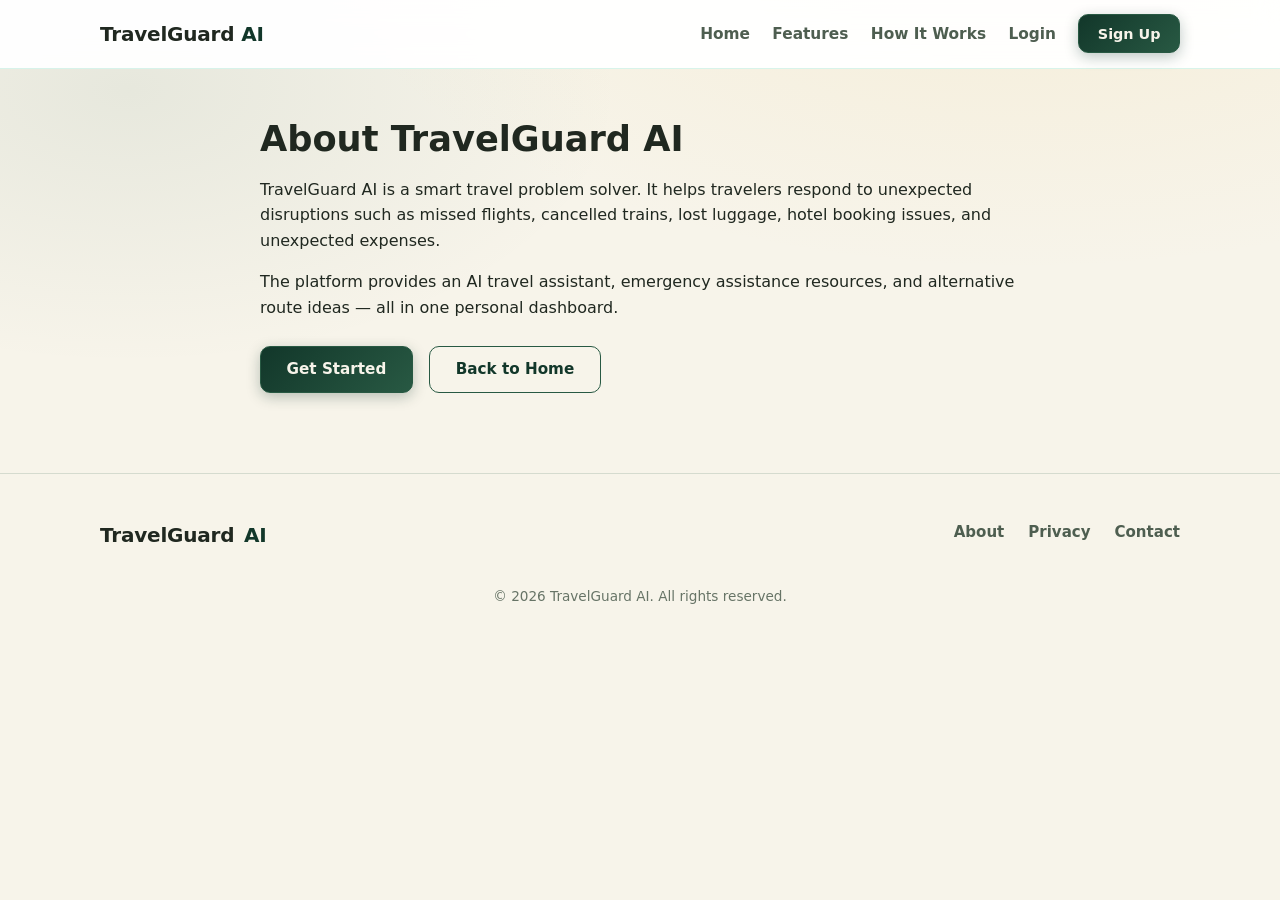
<file: travelguard-ai/frontend/about.html>
<!DOCTYPE html>
<html lang="en">
<head>
  <meta charset="UTF-8" />
  <meta name="viewport" content="width=device-width, initial-scale=1.0" />
  <title>About — TravelGuard AI</title>
  <link rel="stylesheet" href="css/style.css" />
  <link rel="stylesheet" href="css/responsive.css" />
</head>
<body>
  <a class="skip-link" href="#main">Skip to main content</a>
  <header class="site-header">
    <nav class="nav" aria-label="Main navigation">
      <a class="logo" href="index.html" aria-label="TravelGuard AI home"><span>TravelGuard <strong>AI</strong></span></a>
      <button class="nav-toggle" id="nav-toggle" type="button" aria-expanded="false" aria-controls="nav-links" aria-label="Open menu"><span></span><span></span><span></span></button>
      <div class="nav-links" id="nav-links">
        <a href="index.html#home">Home</a>
        <a href="index.html#features">Features</a>
        <a href="index.html#how-it-works">How It Works</a>
        <a href="login.html">Login</a>
        <a class="btn btn-primary btn-sm" href="signup.html">Sign Up</a>
      </div>
    </nav>
  </header>
  <main id="main" class="container page">
    <h1>About TravelGuard AI</h1>
    <p>TravelGuard AI is a smart travel problem solver. It helps travelers respond to unexpected disruptions such as missed flights, cancelled trains, lost luggage, hotel booking issues, and unexpected expenses.</p>
    <p>The platform provides an AI travel assistant, emergency assistance resources, and alternative route ideas — all in one personal dashboard.</p>
    <p><a class="btn btn-primary" href="signup.html">Get Started</a> <a class="btn btn-ghost" href="index.html">Back to Home</a></p>
  </main>
  <footer class="site-footer">
    <div class="container footer-grid">
      <div class="footer-brand"><span class="logo-static">TravelGuard <strong>AI</strong></span></div>
      <nav aria-label="Footer navigation"><ul class="footer-links"><li><a href="about.html">About</a></li><li><a href="privacy.html">Privacy</a></li><li><a href="contact.html">Contact</a></li></ul></nav>
    </div>
    <p class="copyright">&copy; <span id="year">2026</span> TravelGuard AI. All rights reserved.</p>
  </footer>
  <script src="js/main.js"></script>
</body>
</html>
</file>
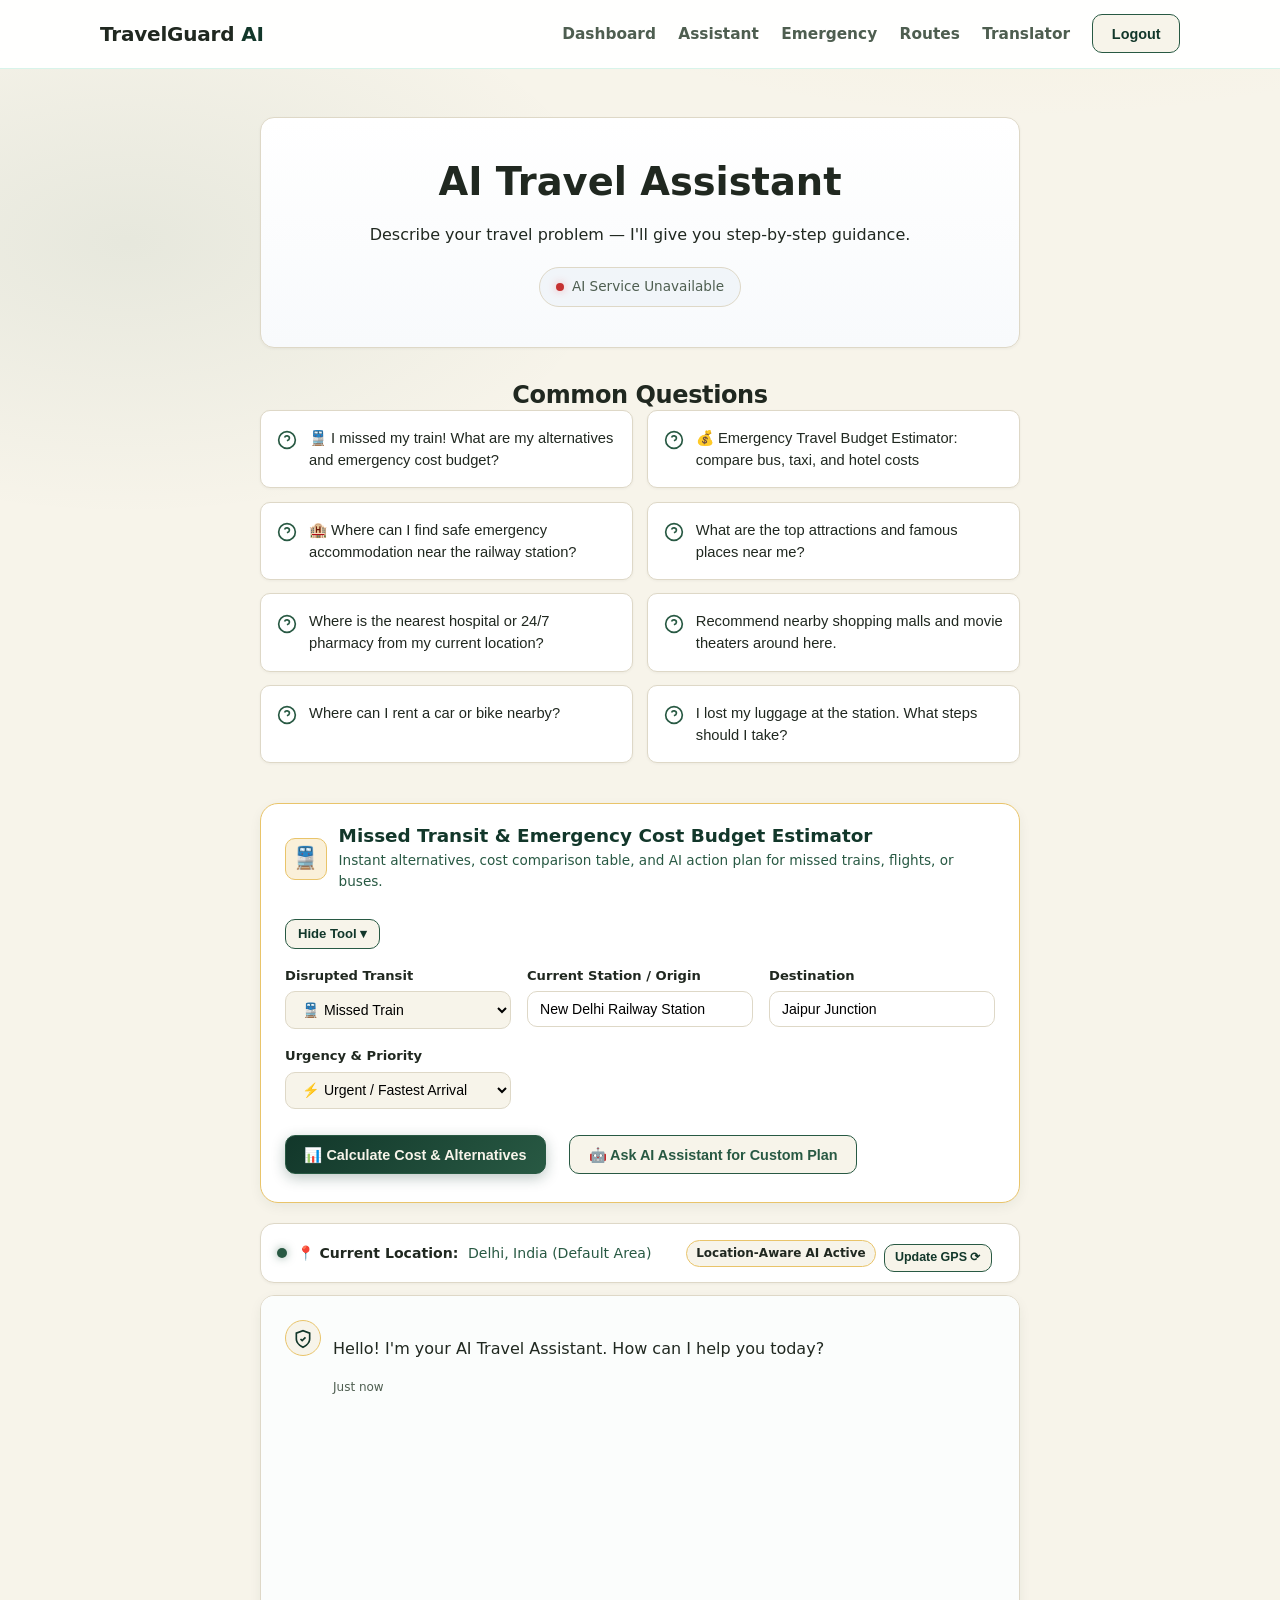
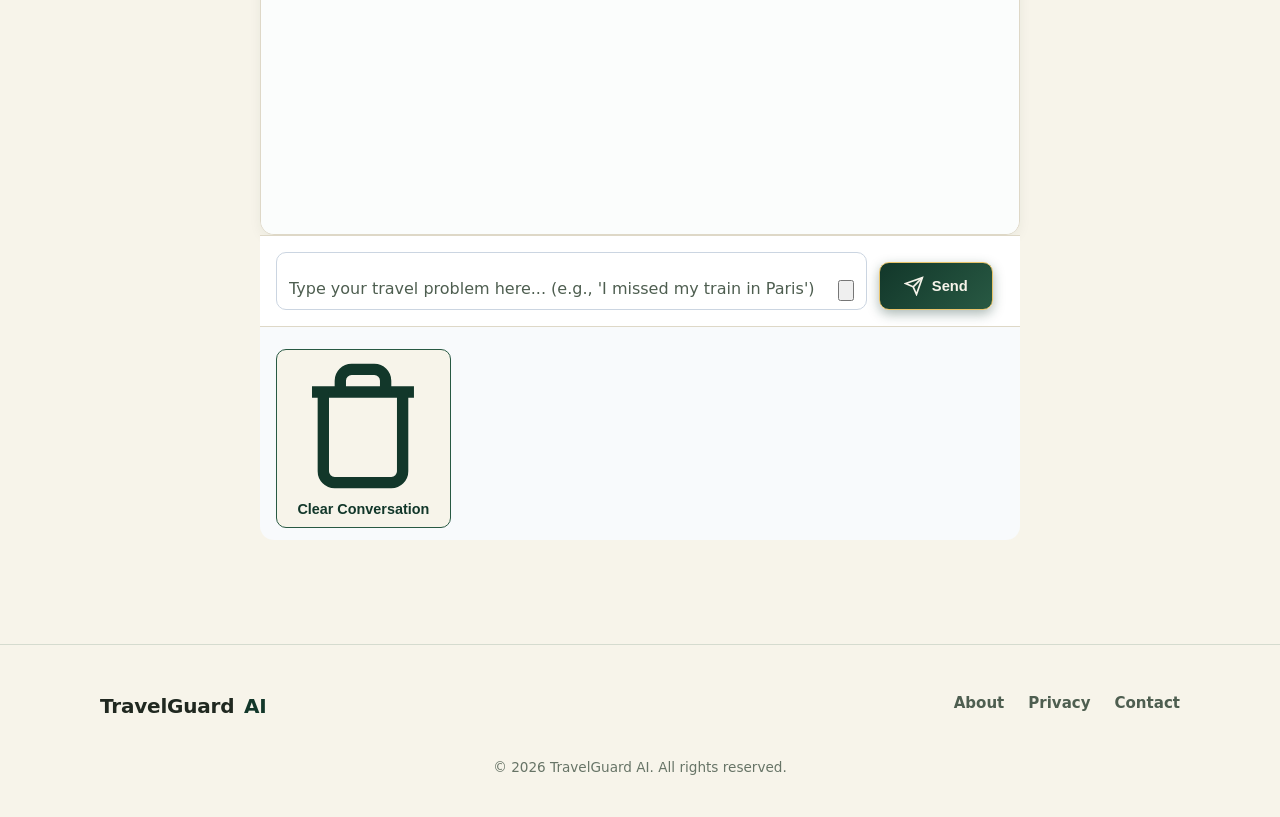
<file: travelguard-ai/frontend/assistant.html>
<!DOCTYPE html>
<html lang="en">
<head>
  <meta charset="UTF-8" />
  <meta name="viewport" content="width=device-width, initial-scale=1.0" />
  <meta name="description" content="AI Travel Assistant — Get help with travel problems instantly." />
  <title>AI Travel Assistant — TravelGuard AI</title>
  <link rel="stylesheet" href="css/style.css" />
  <link rel="stylesheet" href="css/responsive.css" />
  <link rel="stylesheet" href="css/dashboard.css" />
</head>
<body>
  <a class="skip-link" href="#main">Skip to main content</a>
  <header class="site-header">
    <nav class="nav" aria-label="Main navigation">
      <a class="logo" href="index.html" aria-label="TravelGuard AI home"><span>TravelGuard <strong>AI</strong></span></a>
      <button class="nav-toggle" id="nav-toggle" type="button" aria-expanded="false" aria-controls="nav-links" aria-label="Open menu"><span></span><span></span><span></span></button>
      <div class="nav-links" id="nav-links">
        <a href="dashboard.html">Dashboard</a>
        <a href="assistant.html" aria-current="page">Assistant</a>
        <a href="emergency.html">Emergency</a>
        <a href="routes.html">Routes</a>
        <a href="translator.html">Translator</a>
        <button class="btn btn-ghost btn-sm" type="button" data-logout>Logout</button>
      </div>
    </nav>
  </header>

  <main id="main" class="container page">
    <div class="alert alert-error" id="auth-error" role="alert" hidden></div>

    <!-- Assistant Header -->
    <section class="assistant-header reveal" aria-labelledby="assistant-title">
      <h1 id="assistant-title">AI Travel Assistant</h1>
      <p class="assistant-subtitle">Describe your travel problem — I'll give you step-by-step guidance.</p>
      <div class="assistant-status" id="assistant-status" aria-live="polite">
        <span class="status-dot" id="api-status-dot"></span>
        <span class="status-text" id="api-status-text">Checking AI service...</span>
      </div>
    </section>

    <!-- Suggested Questions -->
    <section class="suggestions-section reveal" aria-labelledby="suggestions-heading">
      <h2 id="suggestions-heading" class="section-title">Common Questions</h2>
      <div class="suggestions-grid" id="suggestions-grid" role="list">
        <!-- Rendered by JS -->
      </div>
    </section>

    <!-- Missed Transit & Emergency Cost Budget Estimator Tool -->
    <section class="budget-estimator-section reveal" aria-labelledby="budget-estimator-heading" style="margin-bottom: 1.25rem;">
      <div class="card" style="background: #ffffff; border: 1.5px solid var(--c-gold); border-radius: var(--radius-xl); box-shadow: var(--shadow-md); padding: 1.25rem 1.5rem;">
        <div style="display: flex; align-items: center; justify-content: space-between; gap: 1rem; flex-wrap: wrap; margin-bottom: 1rem;">
          <div style="display: flex; align-items: center; gap: 0.75rem;">
            <div style="width: 42px; height: 42px; border-radius: 10px; background: rgba(233, 196, 106, 0.25); border: 1px solid var(--c-gold); display: flex; align-items: center; justify-content: center; font-size: 1.35rem;">
              🚆
            </div>
            <div>
              <h2 id="budget-estimator-heading" style="font-size: 1.15rem; font-weight: 750; color: var(--color-primary); margin: 0;">
                Missed Transit & Emergency Cost Budget Estimator
              </h2>
              <p style="font-size: 0.85rem; color: var(--color-secondary); margin: 0.15rem 0 0;">
                Instant alternatives, cost comparison table, and AI action plan for missed trains, flights, or buses.
              </p>
            </div>
          </div>
          <button type="button" class="btn btn-ghost btn-sm" id="toggle-estimator-btn" style="font-size: 0.82rem; font-weight: 600; padding: 0.3rem 0.75rem;">
            Hide Tool ▾
          </button>
        </div>

        <div id="estimator-body">
          <div style="display: grid; grid-template-columns: repeat(auto-fit, minmax(200px, 1fr)); gap: 1rem; margin-bottom: 1rem;">
            <div>
              <label for="transit-type" style="display: block; font-size: 0.82rem; font-weight: 650; color: var(--color-text); margin-bottom: 0.35rem;">Disrupted Transit</label>
              <select id="transit-type" class="form-select" style="width: 100%; padding: 0.55rem 0.75rem; border: 1px solid var(--color-border); border-radius: var(--radius-md); font-size: 0.88rem; background: var(--c-cream);">
                <option value="Missed Train" selected>🚆 Missed Train</option>
                <option value="Cancelled Train">🛑 Cancelled Train</option>
                <option value="Missed Flight">✈️ Missed Flight</option>
                <option value="Missed Bus">🚌 Missed Intercity Bus</option>
              </select>
            </div>
            <div>
              <label for="transit-origin" style="display: block; font-size: 0.82rem; font-weight: 650; color: var(--color-text); margin-bottom: 0.35rem;">Current Station / Origin</label>
              <input type="text" id="transit-origin" class="form-input" placeholder="e.g., New Delhi Railway Station" value="New Delhi Railway Station" style="width: 100%; padding: 0.55rem 0.75rem; border: 1px solid var(--color-border); border-radius: var(--radius-md); font-size: 0.88rem; background: #fff;" />
            </div>
            <div>
              <label for="transit-destination" style="display: block; font-size: 0.82rem; font-weight: 650; color: var(--color-text); margin-bottom: 0.35rem;">Destination</label>
              <input type="text" id="transit-destination" class="form-input" placeholder="e.g., Jaipur / Mumbai / Agra" value="Jaipur Junction" style="width: 100%; padding: 0.55rem 0.75rem; border: 1px solid var(--color-border); border-radius: var(--radius-md); font-size: 0.88rem; background: #fff;" />
            </div>
            <div>
              <label for="transit-priority" style="display: block; font-size: 0.82rem; font-weight: 650; color: var(--color-text); margin-bottom: 0.35rem;">Urgency & Priority</label>
              <select id="transit-priority" class="form-select" style="width: 100%; padding: 0.55rem 0.75rem; border: 1px solid var(--color-border); border-radius: var(--radius-md); font-size: 0.88rem; background: var(--c-cream);">
                <option value="Fastest / Urgent Arrival" selected>⚡ Urgent / Fastest Arrival</option>
                <option value="Most Economical Budget">💰 Budget-Friendly (Lowest Cost)</option>
                <option value="Safe Overnight Stay">🏨 Overnight Rest & Morning Train</option>
              </select>
            </div>
          </div>

          <div style="display: flex; gap: 0.75rem; flex-wrap: wrap; margin-bottom: 0.5rem;">
            <button type="button" class="btn btn-primary btn-sm" id="calc-estimate-btn" style="padding: 0.55rem 1.15rem; font-weight: 650;">
              📊 Calculate Cost & Alternatives
            </button>
            <button type="button" class="btn btn-ghost btn-sm" id="ask-ai-plan-btn" style="padding: 0.55rem 1.15rem; font-weight: 650; border: 1px solid var(--c-forest); color: var(--c-forest);">
              🤖 Ask AI Assistant for Custom Plan
            </button>
          </div>

          <!-- Dynamic Output Card -->
          <div id="estimator-output" class="hidden" style="background: var(--c-cream); border: 1px solid var(--c-gold); border-radius: var(--radius-lg); padding: 1.1rem; margin-top: 0.85rem;">
            <!-- Rendered by JS -->
          </div>
        </div>
      </div>
    </section>

    <!-- Chat Interface -->
    <section class="chat-section reveal" aria-labelledby="chat-heading">
      <!-- Chat Location Bar -->
      <div class="chat-location-bar" id="chat-location-bar" style="display: flex; align-items: center; justify-content: space-between; gap: 1rem; padding: 0.65rem 1rem; background: #ffffff; border: 1px solid var(--color-border); border-radius: var(--radius-lg); margin-bottom: 0.75rem; box-shadow: var(--shadow-sm); flex-wrap: wrap;">
        <div style="display: flex; align-items: center; gap: 0.6rem;">
          <span class="status-dot online" id="chat-location-dot" style="width: 10px; height: 10px; background: #285943; box-shadow: 0 0 8px rgba(40, 89, 67, 0.5);"></span>
          <span style="font-size: 0.88rem; font-weight: 600; color: var(--color-text);">📍 Current Location:</span>
          <span id="chat-location-text" style="font-size: 0.88rem; font-weight: 500; color: var(--color-secondary);">Detecting location...</span>
        </div>
        <div style="display: flex; align-items: center; gap: 0.5rem;">
          <span id="chat-location-badge" style="display: inline-block; padding: 0.18rem 0.55rem; background: var(--c-cream); border: 1px solid var(--c-gold); color: var(--color-text); border-radius: 999px; font-size: 0.75rem; font-weight: 600;">Location-Aware AI Active</span>
          <button type="button" class="btn btn-ghost btn-sm" id="chat-refresh-location-btn" style="padding: 0.25rem 0.65rem; font-size: 0.78rem;">Update GPS ⟳</button>
        </div>
      </div>

      <div class="chat-container" role="log" aria-live="polite" aria-label="Conversation">
        <div class="chat-messages" id="chat-messages">
          <div class="message assistant welcome-message" id="welcome-message">
            <div class="message-avatar" aria-hidden="true">
              <svg viewBox="0 0 24 24" fill="none" stroke="currentColor" stroke-width="2"><path d="M12 22s8-4 8-10V5l-8-3-8 3v7c0 6 8 10 8 10z"/><path d="M9 12l2 2 4-4"/></svg>
            </div>
            <div class="message-content">
              <p>Hello! I'm your AI Travel Assistant. How can I help you today?</p>
              <div class="message-time">Just now</div>
            </div>
          </div>
        </div>

        <!-- Loading Indicator -->
        <div class="message assistant loading-message hidden" id="loading-message" aria-hidden="true">
          <div class="message-avatar" aria-hidden="true">
            <svg viewBox="0 0 24 24" fill="none" stroke="currentColor" stroke-width="2"><path d="M12 22s8-4 8-10V5l-8-3-8 3v7c0 6 8 10 8 10z"/><path d="M9 12l2 2 4-4"/></svg>
          </div>
          <div class="message-content">
            <div class="typing-indicator" aria-label="AI is typing">
              <span></span><span></span><span></span>
            </div>
          </div>
        </div>

        <!-- Error Message -->
        <div class="message error-message hidden" id="error-message" role="alert">
          <div class="message-content error">
            <p id="error-text"></p>
            <button class="btn btn-ghost btn-sm" type="button" id="retry-btn">Retry</button>
          </div>
        </div>
      </div>

      <!-- Input Area -->
      <form class="chat-input-form" id="chat-form" autocomplete="off" onsubmit="event.preventDefault(); return false;">
        <div class="input-wrapper">
          <textarea
            id="chat-input"
            class="chat-input"
            placeholder="Type your travel problem here... (e.g., 'I missed my train in Paris')"
            rows="1"
            aria-label="Your message"
            maxlength="4000"
          ></textarea>
          <button type="button" class="input-action" id="attach-btn" aria-label="Attach files" title="Attach files">
            <svg viewBox="0 0 24 24" fill="none" stroke="currentColor" stroke-width="2"><path d="M21.44 11.05a1 1 0 0 1 0 1.9l-5.66 5.66a1 1 0 0 1-1.42 0l-5.66-5.66a1 1 0 0 1 0-1.9l5.66-5.66a1 1 0 0 1 1.42 0z"/><path d="M12 2v14"/><path d="M8 16h8"/></svg>
          </button>
        </div>
        <div class="input-actions">
          <button type="button" class="btn btn-primary send-btn" id="send-btn" aria-label="Send message">
            <svg viewBox="0 0 24 24" fill="none" stroke="currentColor" stroke-width="2"><line x1="22" y1="2" x2="11" y2="13"/><polygon points="22 2 15 22 11 13 2 9 22 2"/></svg>
            <span class="btn-text">Send</span>
          </button>
        </div>
      </form>

      <!-- Footer Actions -->
      <div class="chat-footer">
        <button type="button" class="btn btn-ghost btn-sm" id="clear-chat-btn" aria-label="Clear conversation">
          <svg viewBox="0 0 24 24" fill="none" stroke="currentColor" stroke-width="2" aria-hidden="true"><polyline points="3 6 5 6 21 6"/><path d="M19 6v14a2 2 0 0 1-2 2H7a2 2 0 0 1-2-2V6m3 0V4a2 2 0 0 1 2-2h4a2 2 0 0 1 2 2v2"/></svg>
          Clear Conversation
        </button>
        <span class="demo-badge" id="demo-badge" hidden>Demo Mode — Configure GEMINI_API_KEY for real AI</span>
      </div>
    </section>
  </main>

  <footer class="site-footer">
    <div class="container footer-grid">
      <div class="footer-brand"><span class="logo-static">TravelGuard <strong>AI</strong></span></div>
      <nav aria-label="Footer navigation"><ul class="footer-links"><li><a href="about.html">About</a></li><li><a href="privacy.html">Privacy</a></li><li><a href="contact.html">Contact</a></li></ul></nav>
    </div>
    <p class="copyright">&copy; <span id="year">2026</span> TravelGuard AI. All rights reserved.</p>
  </footer>

  <script src="js/main.js"></script>
  <script src="js/auth.js"></script>
  <script src="js/assistant.js"></script>
</body>
</html>
</file>
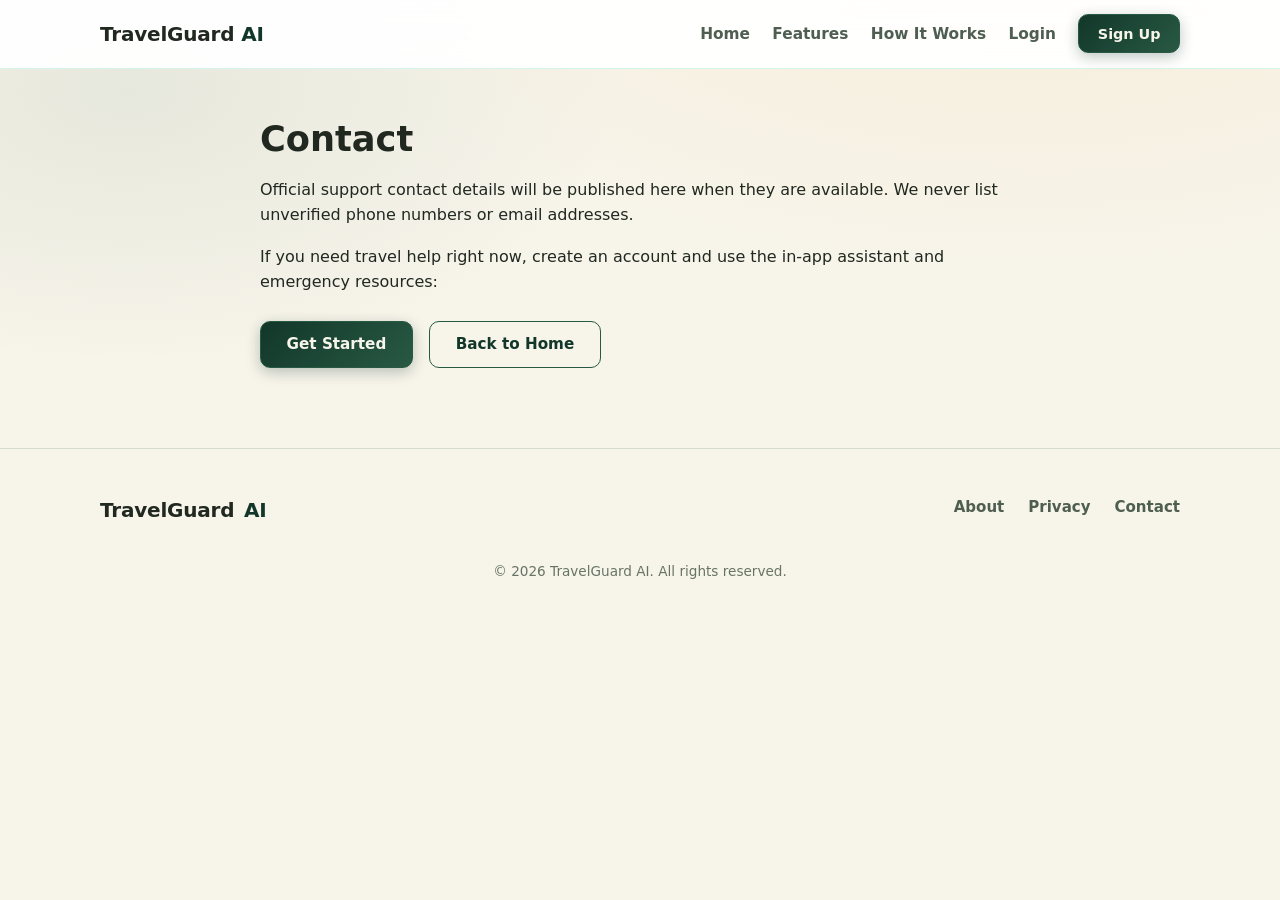
<file: travelguard-ai/frontend/contact.html>
<!DOCTYPE html>
<html lang="en">
<head>
  <meta charset="UTF-8" />
  <meta name="viewport" content="width=device-width, initial-scale=1.0" />
  <title>Contact — TravelGuard AI</title>
  <link rel="stylesheet" href="css/style.css" />
  <link rel="stylesheet" href="css/responsive.css" />
</head>
<body>
  <a class="skip-link" href="#main">Skip to main content</a>
  <header class="site-header">
    <nav class="nav" aria-label="Main navigation">
      <a class="logo" href="index.html" aria-label="TravelGuard AI home"><span>TravelGuard <strong>AI</strong></span></a>
      <button class="nav-toggle" id="nav-toggle" type="button" aria-expanded="false" aria-controls="nav-links" aria-label="Open menu"><span></span><span></span><span></span></button>
      <div class="nav-links" id="nav-links">
        <a href="index.html#home">Home</a>
        <a href="index.html#features">Features</a>
        <a href="index.html#how-it-works">How It Works</a>
        <a href="login.html">Login</a>
        <a class="btn btn-primary btn-sm" href="signup.html">Sign Up</a>
      </div>
    </nav>
  </header>
  <main id="main" class="container page">
    <h1>Contact</h1>
    <p>Official support contact details will be published here when they are available. We never list unverified phone numbers or email addresses.</p>
    <p>If you need travel help right now, create an account and use the in-app assistant and emergency resources:</p>
    <p><a class="btn btn-primary" href="signup.html">Get Started</a> <a class="btn btn-ghost" href="index.html">Back to Home</a></p>
  </main>
  <footer class="site-footer">
    <div class="container footer-grid">
      <div class="footer-brand"><span class="logo-static">TravelGuard <strong>AI</strong></span></div>
      <nav aria-label="Footer navigation"><ul class="footer-links"><li><a href="about.html">About</a></li><li><a href="privacy.html">Privacy</a></li><li><a href="contact.html">Contact</a></li></ul></nav>
    </div>
    <p class="copyright">&copy; <span id="year">2026</span> TravelGuard AI. All rights reserved.</p>
  </footer>
  <script src="js/main.js"></script>
</body>
</html>
</file>
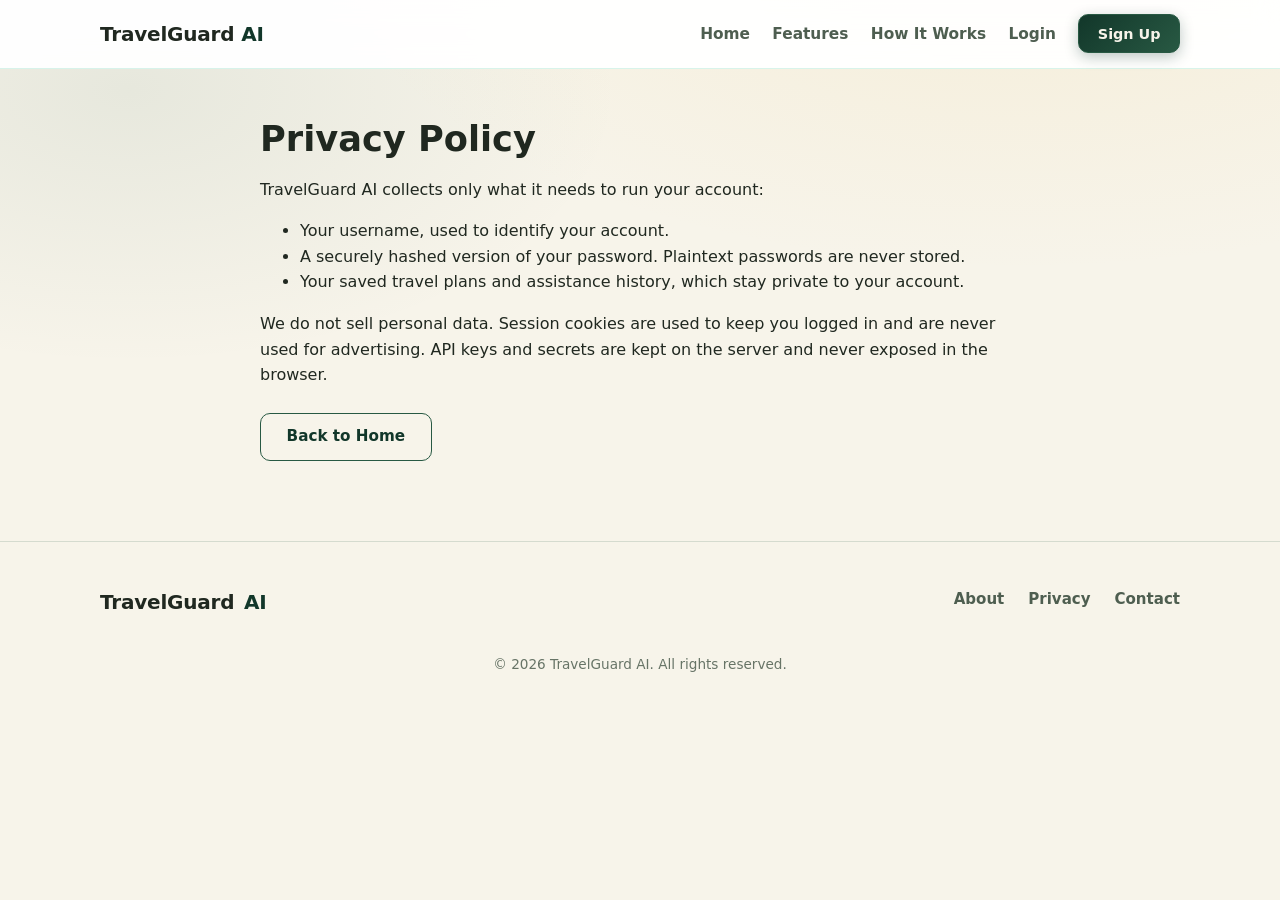
<file: travelguard-ai/frontend/privacy.html>
<!DOCTYPE html>
<html lang="en">
<head>
  <meta charset="UTF-8" />
  <meta name="viewport" content="width=device-width, initial-scale=1.0" />
  <title>Privacy — TravelGuard AI</title>
  <link rel="stylesheet" href="css/style.css" />
  <link rel="stylesheet" href="css/responsive.css" />
</head>
<body>
  <a class="skip-link" href="#main">Skip to main content</a>
  <header class="site-header">
    <nav class="nav" aria-label="Main navigation">
      <a class="logo" href="index.html" aria-label="TravelGuard AI home"><span>TravelGuard <strong>AI</strong></span></a>
      <button class="nav-toggle" id="nav-toggle" type="button" aria-expanded="false" aria-controls="nav-links" aria-label="Open menu"><span></span><span></span><span></span></button>
      <div class="nav-links" id="nav-links">
        <a href="index.html#home">Home</a>
        <a href="index.html#features">Features</a>
        <a href="index.html#how-it-works">How It Works</a>
        <a href="login.html">Login</a>
        <a class="btn btn-primary btn-sm" href="signup.html">Sign Up</a>
      </div>
    </nav>
  </header>
  <main id="main" class="container page">
    <h1>Privacy Policy</h1>
    <p>TravelGuard AI collects only what it needs to run your account:</p>
    <ul>
      <li>Your username, used to identify your account.</li>
      <li>A securely hashed version of your password. Plaintext passwords are never stored.</li>
      <li>Your saved travel plans and assistance history, which stay private to your account.</li>
    </ul>
    <p>We do not sell personal data. Session cookies are used to keep you logged in and are never used for advertising. API keys and secrets are kept on the server and never exposed in the browser.</p>
    <p><a class="btn btn-ghost" href="index.html">Back to Home</a></p>
  </main>
  <footer class="site-footer">
    <div class="container footer-grid">
      <div class="footer-brand"><span class="logo-static">TravelGuard <strong>AI</strong></span></div>
      <nav aria-label="Footer navigation"><ul class="footer-links"><li><a href="about.html">About</a></li><li><a href="privacy.html">Privacy</a></li><li><a href="contact.html">Contact</a></li></ul></nav>
    </div>
    <p class="copyright">&copy; <span id="year">2026</span> TravelGuard AI. All rights reserved.</p>
  </footer>
  <script src="js/main.js"></script>
</body>
</html>
</file>
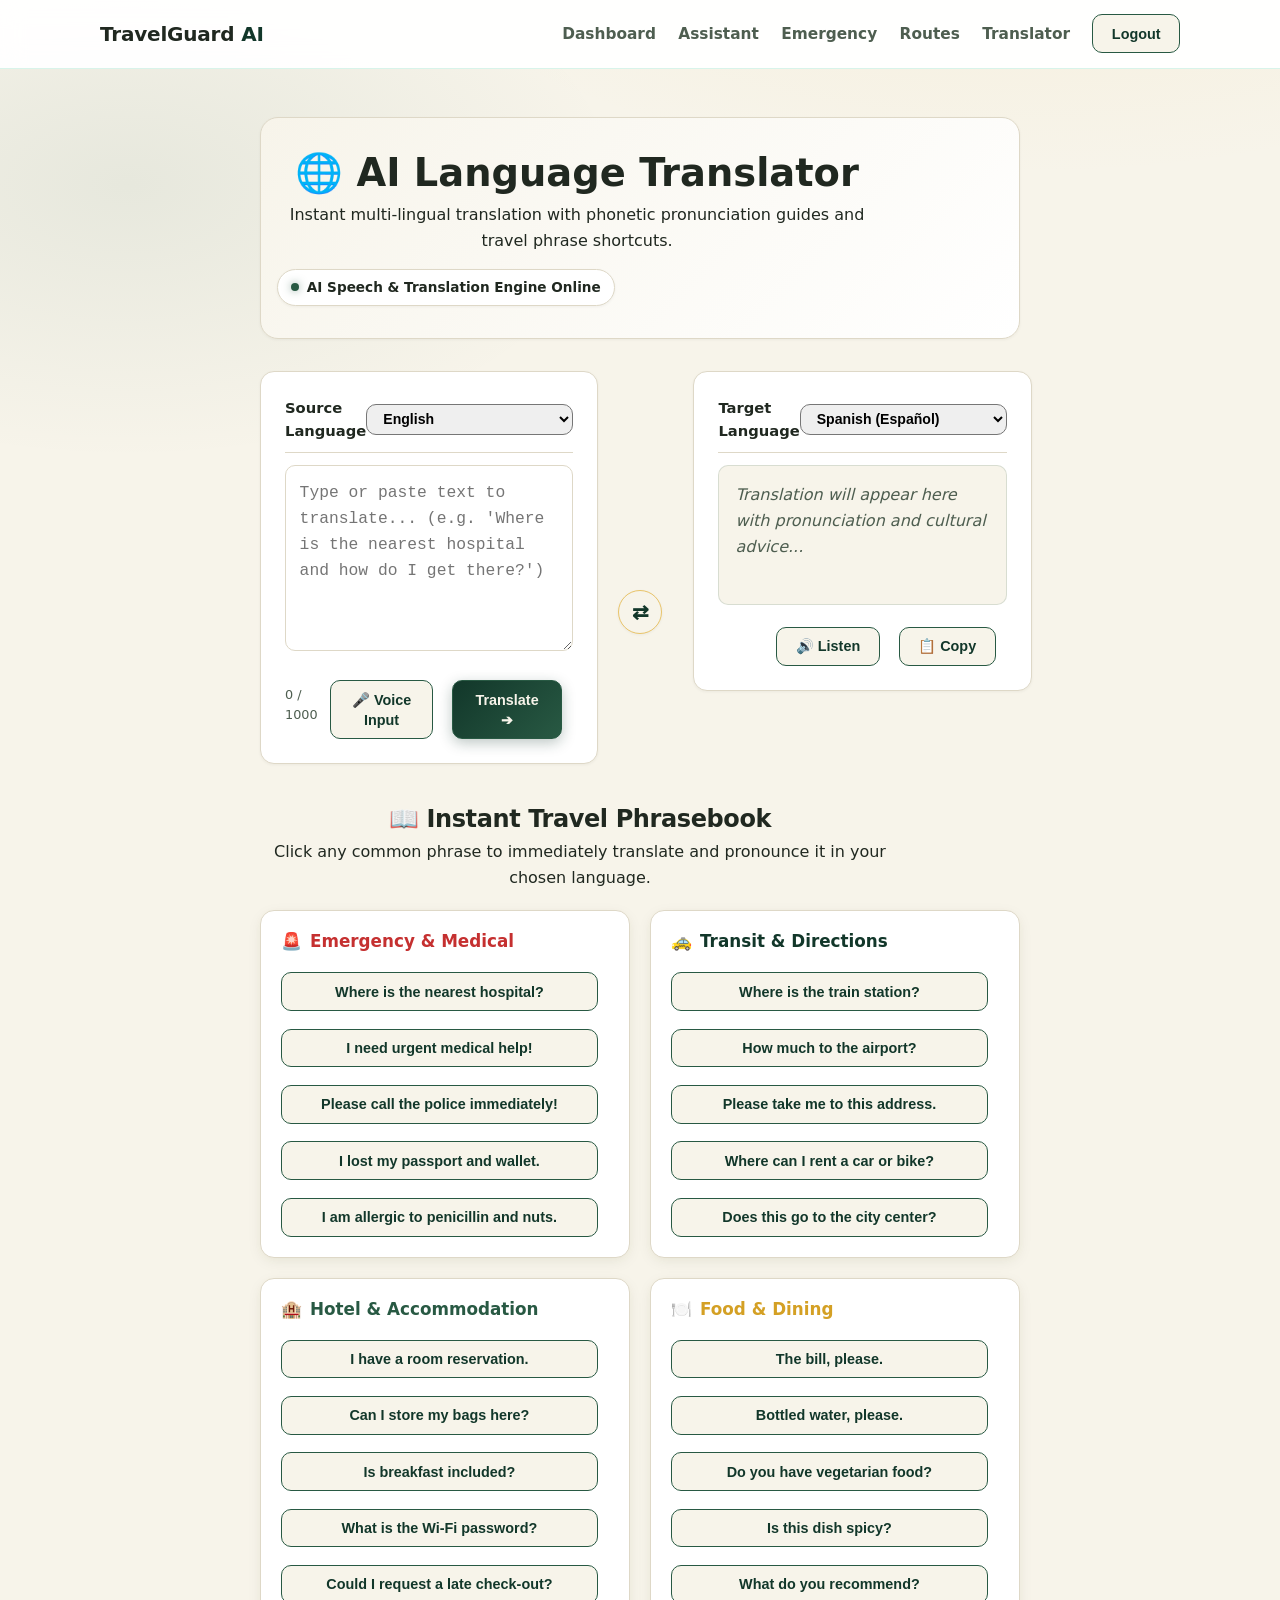
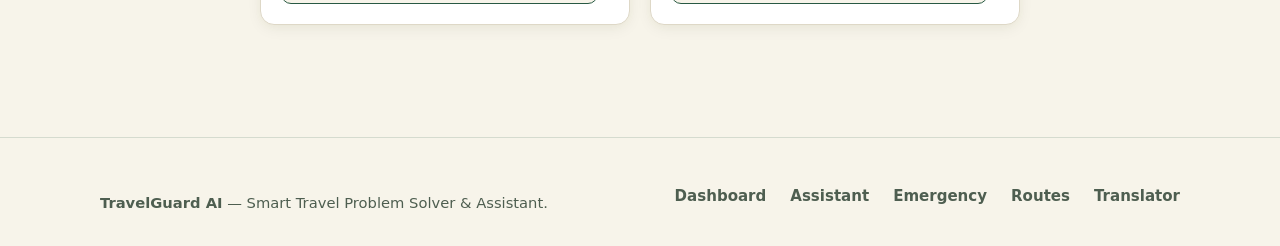
<file: travelguard-ai/frontend/translator.html>
﻿<!DOCTYPE html>
<html lang="en">
<head>
  <meta charset="UTF-8">
  <meta name="viewport" content="width=device-width, initial-scale=1.0">
  <title>TravelGuard AI — AI Language Translator</title>
  <meta name="description" content="AI Language Translator for international travelers with phonetic pronunciation, speech audio playback, and essential travel phrasebook.">
  <link rel="stylesheet" href="css/style.css">
  <link rel="stylesheet" href="css/dashboard.css">
  <link rel="stylesheet" href="css/responsive.css">
</head>
<body>
  <a class="skip-link" href="#main">Skip to main content</a>

  <!-- Navigation -->
  <header class="site-header">
    <nav class="nav" aria-label="Main navigation">
      <a class="logo" href="dashboard.html" aria-label="TravelGuard AI home"><span>TravelGuard <strong>AI</strong></span></a>
      <button class="nav-toggle" id="nav-toggle" type="button" aria-expanded="false" aria-controls="nav-links" aria-label="Open menu"><span></span><span></span><span></span></button>
      <div class="nav-links" id="nav-links">
        <a href="dashboard.html">Dashboard</a>
        <a href="assistant.html">Assistant</a>
        <a href="emergency.html">Emergency</a>
        <a href="routes.html">Routes</a>
        <a href="translator.html" aria-current="page">Translator</a>
        <button class="btn btn-ghost btn-sm" type="button" data-logout>Logout</button>
      </div>
    </nav>
  </header>

  <main id="main" class="container page">
    <!-- Header Section -->
    <section class="welcome-section reveal" style="margin-bottom: 2rem;">
      <div style="display: flex; align-items: center; justify-content: space-between; flex-wrap: wrap; gap: 1rem;">
        <div>
          <h1 style="margin: 0 0 0.4rem; font-size: clamp(1.8rem, 3.5vw, 2.4rem);">🌐 AI Language Translator</h1>
          <p class="welcome-subtitle" style="margin: 0;">Instant multi-lingual translation with phonetic pronunciation guides and travel phrase shortcuts.</p>
        </div>
        <div style="display: flex; align-items: center; gap: 0.5rem; background: #ffffff; padding: 0.4rem 0.8rem; border-radius: var(--radius-full); border: 1px solid var(--color-border); box-shadow: var(--shadow-sm);">
          <span class="status-dot online" style="background: var(--c-forest); box-shadow: 0 0 8px rgba(40, 89, 67, 0.5);"></span>
          <span style="font-size: 0.85rem; font-weight: 600; color: var(--color-text);">AI Speech & Translation Engine Online</span>
        </div>
      </div>
    </section>

    <!-- Main Translator Grid -->
    <section class="reveal" style="margin-bottom: 2.5rem;">
      <div style="display: grid; grid-template-columns: 1fr auto 1fr; gap: 1.25rem; align-items: start;" id="translator-grid">
        
        <!-- Source Box -->
        <div class="card" style="padding: 1.5rem; background: #ffffff; border: 1px solid var(--color-border); border-radius: var(--radius-lg); box-shadow: var(--shadow-sm);">
          <div style="display: flex; justify-content: space-between; align-items: center; margin-bottom: 0.75rem; border-bottom: 1px solid var(--color-border); padding-bottom: 0.6rem;">
            <label for="source-lang-select" style="font-weight: 700; font-size: 0.92rem; color: var(--color-text);">Source Language</label>
            <select id="source-lang-select" class="form-input" style="width: auto; padding: 0.35rem 0.75rem; font-size: 0.88rem; font-weight: 600; border-radius: var(--radius-md);">
              <option value="auto">🌐 Auto Detect</option>
              <option value="en" selected>English</option>
              <option value="es">Spanish (Español)</option>
              <option value="fr">French (Français)</option>
              <option value="de">German (Deutsch)</option>
              <option value="hi">Hindi (हिन्दी)</option>
              <option value="ja">Japanese (日本語)</option>
              <option value="zh">Chinese (中文)</option>
              <option value="it">Italian (Italiano)</option>
              <option value="ar">Arabic (العربية)</option>
              <option value="pt">Portuguese (Português)</option>
              <option value="ru">Russian (Русский)</option>
              <option value="ko">Korean (한국어)</option>
              <option value="nl">Dutch (Nederlands)</option>
              <option value="tr">Turkish (Türkçe)</option>
              <option value="th">Thai (ไทย)</option>
              <option value="vi">Vietnamese (Tiếng Việt)</option>
            </select>
          </div>

          <div style="position: relative;">
            <textarea
              id="source-text"
              class="form-input"
              rows="6"
              placeholder="Type or paste text to translate... (e.g. 'Where is the nearest hospital and how do I get there?')"
              style="width: 100%; resize: vertical; font-size: 1.02rem; line-height: 1.6; border: 1px solid var(--color-border); border-radius: var(--radius-md); padding: 0.85rem;"
              maxlength="1000"
            ></textarea>
            <button type="button" id="clear-source-btn" title="Clear text" style="position: absolute; top: 8px; right: 8px; background: transparent; border: none; cursor: pointer; color: var(--color-text-muted); font-size: 1.1rem; padding: 4px;" hidden>✕</button>
          </div>

          <div style="display: flex; justify-content: space-between; align-items: center; margin-top: 0.75rem;">
            <span id="char-counter" style="font-size: 0.8rem; color: var(--color-text-muted);">0 / 1000</span>
            <div style="display: flex; gap: 0.5rem;">
              <button type="button" class="btn btn-ghost btn-sm" id="mic-btn" title="Voice Input (Speech-to-Text)">
                🎤 Voice Input
              </button>
              <button type="button" class="btn btn-primary btn-sm" id="translate-btn" style="min-width: 110px;">
                Translate ➔
              </button>
            </div>
          </div>
        </div>

        <!-- Language Swap Button -->
        <div style="display: flex; align-items: center; justify-content: center; height: 100%; padding-top: 5rem;">
          <button type="button" class="btn btn-ghost" id="swap-lang-btn" title="Swap languages" style="width: 44px; height: 44px; padding: 0; border-radius: 50%; font-size: 1.25rem; background: var(--c-cream); border: 1px solid var(--c-gold); color: var(--color-primary); box-shadow: var(--shadow-sm);">
            ⇄
          </button>
        </div>

        <!-- Target Box -->
        <div class="card" style="padding: 1.5rem; background: #ffffff; border: 1px solid var(--color-border); border-radius: var(--radius-lg); box-shadow: var(--shadow-sm);">
          <div style="display: flex; justify-content: space-between; align-items: center; margin-bottom: 0.75rem; border-bottom: 1px solid var(--color-border); padding-bottom: 0.6rem;">
            <label for="target-lang-select" style="font-weight: 700; font-size: 0.92rem; color: var(--color-text);">Target Language</label>
            <select id="target-lang-select" class="form-input" style="width: auto; padding: 0.35rem 0.75rem; font-size: 0.88rem; font-weight: 600; border-radius: var(--radius-md);">
              <option value="es" selected>Spanish (Español)</option>
              <option value="fr">French (Français)</option>
              <option value="de">German (Deutsch)</option>
              <option value="hi">Hindi (हिन्दी)</option>
              <option value="ja">Japanese (日本語)</option>
              <option value="zh">Chinese (中文)</option>
              <option value="it">Italian (Italiano)</option>
              <option value="ar">Arabic (العربية)</option>
              <option value="pt">Portuguese (Português)</option>
              <option value="ru">Russian (Русский)</option>
              <option value="ko">Korean (한국어)</option>
              <option value="nl">Dutch (Nederlands)</option>
              <option value="tr">Turkish (Türkçe)</option>
              <option value="th">Thai (ไทย)</option>
              <option value="vi">Vietnamese (Tiếng Việt)</option>
              <option value="en">English</option>
            </select>
          </div>

          <div id="target-output-container" style="min-height: 140px; background: var(--c-cream); border: 1px solid rgba(40, 89, 67, 0.15); border-radius: var(--radius-md); padding: 1rem; position: relative;">
            <div id="target-placeholder" style="color: var(--color-text-muted); font-style: italic;">
              Translation will appear here with pronunciation and cultural advice...
            </div>
            <div id="target-content" hidden>
              <div id="translated-text" style="font-size: 1.25rem; font-weight: 700; color: var(--color-text); line-height: 1.5; margin-bottom: 0.75rem;"></div>
              
              <!-- Phonetic Pronunciation Pill -->
              <div id="pronunciation-box" style="margin-bottom: 0.75rem; padding: 0.5rem 0.85rem; background: #ffffff; border: 1px solid var(--c-gold); border-radius: var(--radius-md); display: flex; align-items: center; gap: 0.5rem;" hidden>
                <span style="font-size: 0.85rem; font-weight: 700; color: var(--color-primary);">🗣️ Pronunciation:</span>
                <span id="pronunciation-text" style="font-size: 0.95rem; font-weight: 600; color: var(--color-secondary);"></span>
              </div>

              <!-- Cultural / Travel Tip -->
              <div id="travel-tip-box" style="padding: 0.5rem 0.85rem; background: rgba(40, 89, 67, 0.08); border-left: 3px solid var(--color-secondary); border-radius: 4px; font-size: 0.85rem; color: var(--color-text); margin-bottom: 0.5rem;" hidden>
                <strong>💡 Travel Tip:</strong> <span id="travel-tip-text"></span>
              </div>
            </div>

            <!-- Loading Spinner -->
            <div id="translation-loading" style="display: none; align-items: center; justify-content: center; height: 120px;">
              <div class="spinner"></div>
            </div>
          </div>

          <div style="display: flex; justify-content: space-between; align-items: center; margin-top: 0.75rem;">
            <span id="detected-lang-pill" style="font-size: 0.8rem; font-weight: 600; color: var(--color-secondary);"></span>
            <div style="display: flex; gap: 0.5rem;">
              <button type="button" class="btn btn-ghost btn-sm" id="speak-btn" title="Listen to pronunciation">
                🔊 Listen
              </button>
              <button type="button" class="btn btn-ghost btn-sm" id="copy-btn" title="Copy translated text">
                📋 Copy
              </button>
            </div>
          </div>
        </div>

      </div>
    </section>

    <!-- Essential Traveler Phrasebook -->
    <section class="reveal" style="margin-bottom: 3rem;">
      <div style="display: flex; align-items: center; justify-content: space-between; margin-bottom: 1.25rem;">
        <div>
          <h2 class="section-title" style="margin: 0 0 0.3rem;">📖 Instant Travel Phrasebook</h2>
          <p class="section-subtitle" style="margin: 0;">Click any common phrase to immediately translate and pronounce it in your chosen language.</p>
        </div>
      </div>

      <div style="display: grid; grid-template-columns: repeat(auto-fit, minmax(280px, 1fr)); gap: 1.25rem;">
        
        <!-- Emergency Category -->
        <div class="card" style="padding: 1.25rem; border: 1px solid var(--color-border); border-radius: var(--radius-lg); background: #ffffff;">
          <h3 style="font-size: 1.05rem; display: flex; align-items: center; gap: 0.5rem; margin-top: 0; color: #c53030;">
            <span>🚨</span> Emergency & Medical
          </h3>
          <div style="display: flex; flex-direction: column; gap: 0.5rem;">
            <button type="button" class="phrase-chip btn btn-ghost btn-sm" data-phrase="Where is the nearest hospital?">Where is the nearest hospital?</button>
            <button type="button" class="phrase-chip btn btn-ghost btn-sm" data-phrase="I need urgent medical help!">I need urgent medical help!</button>
            <button type="button" class="phrase-chip btn btn-ghost btn-sm" data-phrase="Please call the police immediately!">Please call the police immediately!</button>
            <button type="button" class="phrase-chip btn btn-ghost btn-sm" data-phrase="I lost my passport and wallet.">I lost my passport and wallet.</button>
            <button type="button" class="phrase-chip btn btn-ghost btn-sm" data-phrase="I am allergic to penicillin and nuts.">I am allergic to penicillin and nuts.</button>
          </div>
        </div>

        <!-- Transit Category -->
        <div class="card" style="padding: 1.25rem; border: 1px solid var(--color-border); border-radius: var(--radius-lg); background: #ffffff;">
          <h3 style="font-size: 1.05rem; display: flex; align-items: center; gap: 0.5rem; margin-top: 0; color: var(--color-primary);">
            <span>🚕</span> Transit & Directions
          </h3>
          <div style="display: flex; flex-direction: column; gap: 0.5rem;">
            <button type="button" class="phrase-chip btn btn-ghost btn-sm" data-phrase="Where is the train station?">Where is the train station?</button>
            <button type="button" class="phrase-chip btn btn-ghost btn-sm" data-phrase="How much does a ride to the airport cost?">How much to the airport?</button>
            <button type="button" class="phrase-chip btn btn-ghost btn-sm" data-phrase="Please take me to this address.">Please take me to this address.</button>
            <button type="button" class="phrase-chip btn btn-ghost btn-sm" data-phrase="Where can I rent a car or bike?">Where can I rent a car or bike?</button>
            <button type="button" class="phrase-chip btn btn-ghost btn-sm" data-phrase="Does this subway line go to the center?">Does this go to the city center?</button>
          </div>
        </div>

        <!-- Hotel & Accommodation -->
        <div class="card" style="padding: 1.25rem; border: 1px solid var(--color-border); border-radius: var(--radius-lg); background: #ffffff;">
          <h3 style="font-size: 1.05rem; display: flex; align-items: center; gap: 0.5rem; margin-top: 0; color: var(--color-secondary);">
            <span>🏨</span> Hotel & Accommodation
          </h3>
          <div style="display: flex; flex-direction: column; gap: 0.5rem;">
            <button type="button" class="phrase-chip btn btn-ghost btn-sm" data-phrase="I have a reservation under my name.">I have a room reservation.</button>
            <button type="button" class="phrase-chip btn btn-ghost btn-sm" data-phrase="Can I store my luggage here after check-out?">Can I store my bags here?</button>
            <button type="button" class="phrase-chip btn btn-ghost btn-sm" data-phrase="Is breakfast included with the room?">Is breakfast included?</button>
            <button type="button" class="phrase-chip btn btn-ghost btn-sm" data-phrase="What is the Wi-Fi password, please?">What is the Wi-Fi password?</button>
            <button type="button" class="phrase-chip btn btn-ghost btn-sm" data-phrase="Could I request a late checkout?">Could I request a late check-out?</button>
          </div>
        </div>

        <!-- Food & Dining -->
        <div class="card" style="padding: 1.25rem; border: 1px solid var(--color-border); border-radius: var(--radius-lg); background: #ffffff;">
          <h3 style="font-size: 1.05rem; display: flex; align-items: center; gap: 0.5rem; margin-top: 0; color: #d4a024;">
            <span>🍽️</span> Food & Dining
          </h3>
          <div style="display: flex; flex-direction: column; gap: 0.5rem;">
            <button type="button" class="phrase-chip btn btn-ghost btn-sm" data-phrase="Could we have the bill, please?">The bill, please.</button>
            <button type="button" class="phrase-chip btn btn-ghost btn-sm" data-phrase="Could I have bottled water, please?">Bottled water, please.</button>
            <button type="button" class="phrase-chip btn btn-ghost btn-sm" data-phrase="Do you have vegetarian or vegan options?">Do you have vegetarian food?</button>
            <button type="button" class="phrase-chip btn btn-ghost btn-sm" data-phrase="Is this dish spicy?">Is this dish spicy?</button>
            <button type="button" class="phrase-chip btn btn-ghost btn-sm" data-phrase="What local specialty do you recommend?">What do you recommend?</button>
          </div>
        </div>

      </div>
    </section>
  </main>

  <footer class="site-footer">
    <div class="container footer-grid">
      <div class="footer-brand">
        <p><strong>TravelGuard AI</strong> — Smart Travel Problem Solver & Assistant.</p>
      </div>
      <ul class="footer-links">
        <li><a href="dashboard.html">Dashboard</a></li>
        <li><a href="assistant.html">Assistant</a></li>
        <li><a href="emergency.html">Emergency</a></li>
        <li><a href="routes.html">Routes</a></li>
        <li><a href="translator.html">Translator</a></li>
      </ul>
    </div>
  </footer>

  <script src="js/main.js"></script>
  <script src="js/auth.js"></script>
  <script src="js/translator.js"></script>
</body>
</html>
</file>
<file: travelguard-ai/frontend/css/style.css>
/* ============================================================
   TravelGuard AI — Design System
   Theme Colors:
   - Primary Dark:   #12372A
   - Secondary Forest: #285943
   - Accent Gold:    #E9C46A
   - Background Cream: #F7F4EA
   - Dark Text:      #202820
   ============================================================ */
:root {
  /* Brand Theme Colors */
  --c-forest-dark: #12372A;
  --c-forest: #285943;
  --c-gold: #E9C46A;
  --c-cream: #F7F4EA;
  --c-charcoal: #202820;

  /* Theme Primary Brand */
  --primary: #12372A;
  --primary-hover: #285943;
  --primary-dark: #0c261d;
  --primary-light: #F7F4EA;
  --primary-dim: rgba(18, 55, 42, 0.12);
  --primary-glow: rgba(233, 196, 106, 0.35);

  --accent: #E9C46A;
  --accent-hover: #dfb655;
  --accent-dim: rgba(233, 196, 106, 0.2);

  /* Clean Warm Surfaces */
  --bg-body: #F7F4EA;
  --bg-surface: #ffffff;
  --bg-surface-alt: #f0ebe0;
  --bg-surface-tint: #eae4d5;
  --card-bg: #ffffff;
  --card-border: #ded8c7;
  --card-border-hover: #285943;

  /* High-Contrast Professional Typography */
  --text: #202820;
  --text-body: #202820;
  --text-muted: #4e5e50;
  --text-subtle: #738475;

  /* Status Colors */
  --danger: #c53030;
  --danger-light: #fff5f5;
  --danger-border: #feb2b2;
  --danger-text: #9b1c1c;
  --success: #285943;
  --success-light: #F7F4EA;
  --success-border: #285943;
  --success-text: #12372A;

  /* Spacing, Radius & Elevation */
  --radius: 14px;
  --radius-sm: 8px;
  --radius-md: 10px;
  --radius-lg: 18px;
  --radius-full: 9999px;
  --shadow-sm: 0 1px 3px rgba(32, 40, 32, 0.05), 0 1px 2px rgba(32, 40, 32, 0.03);
  --shadow: 0 4px 16px -2px rgba(18, 55, 42, 0.08), 0 2px 6px -1px rgba(233, 196, 106, 0.06);
  --shadow-hover: 0 14px 34px -4px rgba(18, 55, 42, 0.16), 0 4px 12px -2px rgba(40, 89, 67, 0.1);
  --shadow-lg: 0 20px 40px -6px rgba(18, 55, 42, 0.14), 0 6px 16px -2px rgba(233, 196, 106, 0.12);

  --font: "Segoe UI", system-ui, -apple-system, Arial, Helvetica, sans-serif;

  /* Compatibility aliases */
  --green-50: #F7F4EA;
  --green-100: #eef5f1;
  --green-200: #d6e8de;
  --green-300: #a1c7b3;
  --green-400: #285943;
  --green-500: #12372A;
  --green-600: #12372A;
  --green-700: #0c261d;
  --green-800: #0c261d;
  --green-900: #202820;

  --navy-900: #12372A;
  --navy-800: #202820;
  --navy-700: #285943;
  --navy-600: #ded8c7;
  --blue: #12372A;
  --blue-dark: #0c261d;
  --cyan: #285943;
  --cyan-dim: rgba(40, 89, 67, 0.12);
}

* { box-sizing: border-box; }

html { scroll-behavior: smooth; }

body {
  margin: 0;
  font-family: var(--font);
  background: radial-gradient(1200px 600px at 80% -10%, rgba(233, 196, 106, 0.15), transparent 60%),
    radial-gradient(900px 500px at 10% 10%, rgba(40, 89, 67, 0.08), transparent 55%),
    var(--bg-body);
  color: var(--text-body);
  line-height: 1.6;
  min-height: 100vh;
}

h1, h2, h3 {
  line-height: 1.25;
  margin-top: 0;
  color: var(--text);
  font-weight: 700;
}

a {
  color: var(--primary-hover);
  text-decoration: none;
  transition: color 0.18s ease;
}
a:hover {
  color: var(--primary-dark);
}

img, svg { max-width: 100%; }

:focus-visible {
  outline: 2px solid var(--primary);
  outline-offset: 3px;
  border-radius: 4px;
}

.skip-link {
  position: absolute;
  left: -9999px;
  top: 0;
  background: var(--primary);
  color: #ffffff;
  padding: 0.6rem 1rem;
  z-index: 100;
  font-weight: 700;
  border-radius: 0 0 8px 0;
  box-shadow: var(--shadow);
}
.skip-link:focus { left: 0; }

.container {
  max-width: 1120px;
  margin: 0 auto;
  padding: 0 1.25rem;
}

/* ---------- Header / navigation ---------- */
.site-header {
  position: sticky;
  top: 0;
  z-index: 50;
  background: rgba(255, 255, 255, 0.94);
  backdrop-filter: blur(12px);
  border-bottom: 1px solid rgba(16, 185, 129, 0.16);
  transition: box-shadow 0.25s ease;
}
.site-header.scrolled {
  box-shadow: 0 6px 24px rgba(15, 23, 42, 0.06);
}

.nav {
  display: flex;
  align-items: center;
  justify-content: space-between;
  gap: 1rem;
  max-width: 1120px;
  margin: 0 auto;
  padding: 0.9rem 1.25rem;
}

.logo, .logo-static {
  display: inline-flex;
  align-items: center;
  gap: 0.6rem;
  color: var(--text);
  text-decoration: none;
  font-size: 1.25rem;
  font-weight: 700;
  letter-spacing: -0.2px;
}
.logo strong, .logo-static strong {
  color: var(--primary);
  font-weight: 800;
}
.logo-mark { flex-shrink: 0; }

.nav-links {
  display: flex;
  align-items: center;
  gap: 1.4rem;
}
.nav-links > a:not(.btn) {
  color: var(--text-muted);
  text-decoration: none;
  font-weight: 600;
  font-size: 0.96rem;
  transition: color 0.2s ease;
}
.nav-links > a:not(.btn):hover {
  color: var(--primary-dark);
}

.nav-toggle {
  display: none;
  flex-direction: column;
  gap: 5px;
  background: #ffffff;
  border: 1px solid var(--card-border);
  border-radius: 8px;
  padding: 0.55rem 0.6rem;
  cursor: pointer;
}
.nav-toggle span {
  display: block;
  width: 22px;
  height: 2px;
  background: var(--primary);
  border-radius: 2px;
  transition: transform 0.25s ease, opacity 0.25s ease;
}
.nav-toggle[aria-expanded="true"] span:nth-child(1) { transform: translateY(7px) rotate(45deg); }
.nav-toggle[aria-expanded="true"] span:nth-child(2) { opacity: 0; }
.nav-toggle[aria-expanded="true"] span:nth-child(3) { transform: translateY(-7px) rotate(-45deg); }

/* ---------- Buttons ---------- */
.btn {
  display: inline-block;
  text-decoration: none;
  font-weight: 700;
  font-size: 0.95rem;
  border-radius: 10px;
  padding: 0.75rem 1.6rem;
  border: 1px solid transparent;
  cursor: pointer;
  transition: transform 0.18s ease, box-shadow 0.18s ease, background 0.18s ease, color 0.18s ease, border-color 0.18s ease;
  line-height: 1.4;
}
.btn-primary {
  background: linear-gradient(135deg, var(--c-forest-dark), var(--c-forest));
  color: var(--c-cream);
  border: 1px solid var(--c-forest);
  box-shadow: 0 4px 14px rgba(18, 55, 42, 0.28);
}
.btn-primary:hover {
  transform: translateY(-2px);
  box-shadow: 0 8px 24px rgba(18, 55, 42, 0.38);
  background: linear-gradient(135deg, var(--c-forest), var(--c-forest-dark));
  color: #ffffff;
  border-color: var(--c-gold);
}
.btn-ghost {
  border-color: var(--c-forest);
  color: var(--c-forest-dark);
  background: var(--c-cream);
}
.btn-ghost:hover {
  transform: translateY(-2px);
  border-color: var(--c-forest-dark);
  color: #ffffff;
  background: var(--c-forest);
}
.btn-sm { padding: 0.52rem 1.15rem; font-size: 0.9rem; }

/* ---------- Hero ---------- */
.hero {
  position: relative;
  overflow: hidden;
  padding: 5.5rem 0 4.5rem;
  text-align: center;
}
.hero-glow {
  position: absolute;
  inset: -20% -10% auto;
  height: 480px;
  background: radial-gradient(closest-side, rgba(16, 185, 129, 0.12), transparent 70%);
  pointer-events: none;
  animation: glow-drift 9s ease-in-out infinite alternate;
}
@keyframes glow-drift {
  from { transform: translateX(-4%); opacity: 0.7; }
  to { transform: translateX(4%); opacity: 1; }
}
.hero-inner { position: relative; z-index: 1; }
.eyebrow {
  display: inline-block;
  text-transform: uppercase;
  letter-spacing: 1.8px;
  font-size: 0.78rem;
  font-weight: 700;
  color: var(--green-800);
  border: 1px solid var(--green-200);
  background: var(--green-50);
  padding: 0.4rem 1.1rem;
  border-radius: 999px;
  box-shadow: var(--shadow-sm);
}
.hero h1 {
  font-size: clamp(2.1rem, 5vw, 3.4rem);
  margin: 1.3rem auto 1rem;
  max-width: 820px;
  color: var(--text);
  letter-spacing: -0.6px;
}
.lead {
  color: var(--text-muted);
  font-size: 1.15rem;
  max-width: 720px;
  margin: 0 auto 2.2rem;
  line-height: 1.65;
}
.hero-actions {
  display: flex;
  gap: 1rem;
  justify-content: center;
  flex-wrap: wrap;
}
.hero-points {
  list-style: none;
  display: flex;
  gap: 1.8rem;
  justify-content: center;
  flex-wrap: wrap;
  padding: 0;
  margin: 2.4rem 0 0;
  color: var(--text-muted);
  font-size: 0.96rem;
  font-weight: 500;
}
.hero-points li::before {
  content: "";
  display: inline-block;
  width: 8px;
  height: 8px;
  border-radius: 50%;
  background: var(--primary);
  margin-right: 0.55rem;
  box-shadow: 0 0 8px rgba(16, 185, 129, 0.4);
}

/* ---------- Sections ---------- */
.section { padding: 4.5rem 0; }
.section-alt {
  background: linear-gradient(180deg, #f4fbf7 0%, #ffffff 100%);
  border-top: 1px solid rgba(16, 185, 129, 0.12);
  border-bottom: 1px solid rgba(16, 185, 129, 0.12);
}
.section-title {
  text-align: center;
  font-size: clamp(1.6rem, 3.4vw, 2.3rem);
  margin-bottom: 0.6rem;
  color: var(--text);
  letter-spacing: -0.4px;
}
.section-subtitle {
  text-align: center;
  color: var(--text-muted);
  margin: 0 auto 2.8rem;
  max-width: 640px;
  font-size: 1.05rem;
}
.center { text-align: center; margin-top: 2.2rem; }

/* ---------- Cards ---------- */
.card-grid {
  display: grid;
  grid-template-columns: repeat(3, 1fr);
  gap: 1.6rem;
}
.card {
  background: #ffffff;
  border: 1px solid var(--card-border);
  border-radius: var(--radius);
  padding: 2rem 1.6rem;
  box-shadow: var(--shadow);
  transition: transform 0.22s ease, border-color 0.22s ease, box-shadow 0.22s ease;
}
.card:hover {
  transform: translateY(-5px);
  border-color: var(--green-300);
  box-shadow: var(--shadow-hover);
}
.card-icon {
  margin-bottom: 1.2rem;
  color: var(--primary);
}
.card h3 {
  margin-bottom: 0.65rem;
  font-size: 1.25rem;
  color: var(--text);
}
.card p {
  color: var(--text-muted);
  margin-bottom: 1.4rem;
  font-size: 0.96rem;
  line-height: 1.6;
}
.card-link {
  font-weight: 700;
  text-decoration: none;
  color: var(--primary-hover);
  display: inline-flex;
  align-items: center;
}
.card-link::after { content: " →"; transition: margin 0.2s ease; }
.card-link:hover::after { margin-left: 5px; }

/* ---------- Steps ---------- */
.steps {
  list-style: none;
  display: grid;
  grid-template-columns: repeat(4, 1fr);
  gap: 1.3rem;
  padding: 0;
  margin: 0 0 0.5rem;
  counter-reset: step;
}
.step {
  background: #ffffff;
  border: 1px solid var(--card-border);
  border-radius: var(--radius);
  padding: 1.8rem 1.3rem;
  box-shadow: var(--shadow-sm);
  transition: transform 0.2s ease, border-color 0.2s ease, box-shadow 0.2s ease;
}
.step:hover {
  transform: translateY(-4px);
  border-color: var(--green-300);
  box-shadow: var(--shadow);
}
.step-number {
  display: inline-flex;
  align-items: center;
  justify-content: center;
  width: 42px;
  height: 42px;
  border-radius: 50%;
  font-weight: 800;
  color: #ffffff;
  background: linear-gradient(135deg, var(--green-500), var(--green-600));
  box-shadow: 0 4px 12px rgba(16, 185, 129, 0.28);
  margin-bottom: 1rem;
}
.step h3 { font-size: 1.1rem; margin-bottom: 0.45rem; color: var(--text); }
.step p { color: var(--text-muted); font-size: 0.94rem; margin: 0; line-height: 1.55; }

/* ---------- Problem cards ---------- */
.problem-grid {
  display: grid;
  grid-template-columns: repeat(4, 1fr);
  gap: 1.2rem;
}
.problem-card {
  background: #ffffff;
  border: 1px solid var(--card-border);
  border-left: 3px solid var(--primary);
  border-radius: 10px;
  padding: 1.3rem 1.2rem;
  box-shadow: var(--shadow-sm);
  transition: border-color 0.2s ease, transform 0.2s ease, box-shadow 0.2s ease;
}
.problem-card:hover {
  border-left-color: var(--primary-dark);
  border-color: var(--green-200);
  transform: translateY(-3px);
  box-shadow: var(--shadow);
}
.problem-card h3 { font-size: 1.02rem; margin-bottom: 0.4rem; color: var(--text); }
.problem-card p { color: var(--text-muted); font-size: 0.9rem; margin: 0; line-height: 1.55; }

/* ---------- CTA banner ---------- */
.cta-banner {
  background: linear-gradient(135deg, rgba(247, 244, 234, 0.95) 0%, rgba(233, 196, 106, 0.18) 100%);
  border-top: 1px solid rgba(40, 89, 67, 0.2);
  border-bottom: 1px solid rgba(40, 89, 67, 0.2);
}
.cta-banner h2 { font-size: clamp(1.7rem, 3.5vw, 2.4rem); color: var(--text); }
.cta-banner p { color: var(--text-muted); margin-bottom: 1.8rem; font-size: 1.05rem; }

/* ---------- Generic content page ---------- */
.page { padding: 3rem 1.25rem 4rem; max-width: 800px; }
.page p, .page li { color: var(--text-body); font-size: 1rem; }
.page h1 { color: var(--text); font-size: 2.2rem; margin-bottom: 1rem; }
.page .btn { margin-right: 0.7rem; margin-top: 0.6rem; }

/* ---------- Footer ---------- */
.site-footer {
  border-top: 1px solid rgba(40, 89, 67, 0.16);
  background: #F7F4EA;
  padding: 2.8rem 0 1.5rem;
}
.footer-grid {
  display: flex;
  justify-content: space-between;
  align-items: flex-start;
  gap: 2rem;
  flex-wrap: wrap;
}
.footer-brand p { color: var(--text-muted); font-size: 0.92rem; margin: 0.5rem 0; }
.footer-links {
  list-style: none;
  display: flex;
  gap: 1.5rem;
  padding: 0;
  margin: 0;
}
.footer-links a { color: var(--text-muted); text-decoration: none; font-weight: 600; font-size: 0.94rem; }
.footer-links a:hover { color: var(--primary-hover); }
.copyright {
  text-align: center;
  color: var(--text-muted);
  font-size: 0.85rem;
  margin-top: 2.2rem;
  opacity: 0.85;
}
.backend-status {
  display: inline-flex;
  align-items: center;
  gap: 0.5rem;
  font-size: 0.85rem;
  color: var(--text-muted);
}
.status-dot {
  width: 10px;
  height: 10px;
  border-radius: 50%;
  background: var(--text-muted);
}
.status-dot.online { background: #285943; box-shadow: 0 0 8px rgba(40, 89, 67, 0.5); }
.status-dot.offline { background: var(--danger); box-shadow: 0 0 8px rgba(239, 68, 68, 0.4); }

/* ---------- Auth forms ---------- */
.page-narrow { max-width: 520px; padding: 3rem 1.25rem 4rem; }
.form-card {
  background: #ffffff;
  border: 1px solid var(--card-border);
  border-radius: var(--radius);
  box-shadow: var(--shadow-lg);
  padding: 2.4rem 2.2rem;
}
.form-card h1 { font-size: 1.8rem; margin-bottom: 0.35rem; color: var(--text); }
.form-intro { color: var(--text-muted); margin-top: 0; margin-bottom: 1.5rem; font-size: 0.98rem; }
.field { margin-bottom: 1.3rem; }
.field label { display: block; font-weight: 600; margin-bottom: 0.45rem; color: var(--text); font-size: 0.94rem; }
.field input, .field select {
  width: 100%;
  padding: 0.78rem 0.95rem;
  border-radius: 10px;
  border: 1px solid #cbd5e1;
  background: #ffffff;
  color: var(--text);
  font-size: 1rem;
  font-family: inherit;
  transition: border-color 0.18s ease, box-shadow 0.18s ease;
}
.field input:focus, .field select:focus {
  border-color: var(--primary);
  outline: none;
  box-shadow: 0 0 0 3px rgba(16, 185, 129, 0.22);
}
.field input::placeholder { color: var(--text-subtle); }
.form-hint { color: var(--text-muted); font-size: 0.85rem; margin: 0.35rem 0 0; }
.password-wrap { display: flex; gap: 0.6rem; }
.password-wrap input { flex: 1; }
.toggle-visibility {
  flex-shrink: 0;
  background: var(--green-50);
  color: var(--green-800);
  border: 1px solid var(--green-200);
  border-radius: 10px;
  padding: 0 1.1rem;
  font-weight: 700;
  cursor: pointer;
  transition: all 0.18s ease;
}
.toggle-visibility:hover {
  background: var(--green-100);
  border-color: var(--primary);
  color: var(--primary-dark);
}
.btn-block { width: 100%; margin-top: 0.6rem; }
.btn-block:disabled, .btn:disabled { opacity: 0.65; cursor: wait; transform: none; }
.alert {
  border-radius: 10px;
  padding: 0.85rem 1.1rem;
  margin-bottom: 1.3rem;
  font-weight: 600;
  font-size: 0.95rem;
}
.alert-error {
  background: var(--danger-light);
  border: 1px solid var(--danger-border);
  color: var(--danger-text);
}
.alert-success {
  background: var(--success-light);
  border: 1px solid var(--success-border);
  color: var(--success-text);
}
.form-switch { text-align: center; color: var(--text-muted); margin-top: 1.5rem; font-size: 0.95rem; }
.form-switch a { font-weight: 600; color: var(--primary-hover); }
.form-switch a:hover { color: var(--primary-dark); }

/* ---------- Scroll reveal ---------- */
.reveal { opacity: 0; transform: translateY(22px); }
.reveal.visible {
  opacity: 1;
  transform: none;
  transition: opacity 0.6s ease, transform 0.6s ease;
}
@media (prefers-reduced-motion: reduce) {
  html { scroll-behavior: auto; }
  .hero-glow { animation: none; }
  .reveal { opacity: 1; transform: none; }
  .reveal.visible { transition: none; }
  * { transition-duration: 0.01ms !important; }
}

/* ---------- Utilities ---------- */
.hidden, [hidden] {
  display: none !important;
}
</file>
<file: travelguard-ai/frontend/css/responsive.css>
/* TravelGuard AI — Responsive Rules (Professional White & Light Green) */

/* Tablet: stack feature cards and steps */
@media (max-width: 960px) {
  .card-grid { grid-template-columns: 1fr 1fr; }
  .steps { grid-template-columns: 1fr 1fr; }
  .problem-grid { grid-template-columns: 1fr 1fr; }
  .hero { padding: 4rem 0 3.5rem; }
}

/* Mobile: hamburger nav, single-column layouts */
@media (max-width: 640px) {
  .nav-toggle { display: flex; }
  .nav-links {
    display: none;
    position: absolute;
    top: 100%;
    left: 0;
    right: 0;
    flex-direction: column;
    align-items: stretch;
    gap: 0;
    background: #ffffff;
    border-bottom: 1px solid rgba(16, 185, 129, 0.2);
    box-shadow: 0 10px 25px rgba(15, 23, 42, 0.08);
    padding: 0.6rem 1.25rem 1.2rem;
  }
  .nav-links.open { display: flex; }
  .nav-links > a:not(.btn) {
    padding: 0.75rem 0;
    color: var(--text-body);
    border-bottom: 1px solid #f1f5f9;
  }
  .nav-links > a:not(.btn):hover {
    color: var(--primary-dark);
  }
  .nav-links .btn { margin-top: 0.8rem; text-align: center; }
  .site-header .nav { position: relative; }
  .site-header { position: sticky; }

  .card-grid { grid-template-columns: 1fr; }
  .steps { grid-template-columns: 1fr; }
  .problem-grid { grid-template-columns: 1fr; }
  .hero { padding: 3rem 0 2.8rem; }
  .hero-actions .btn { width: 100%; text-align: center; }
  .hero-points { flex-direction: column; gap: 0.6rem; }
  .section { padding: 2.8rem 0; }
  .footer-grid { flex-direction: column; }
}
</file>
<file: travelguard-ai/frontend/css/dashboard.css>
/* ============================================================
   TravelGuard AI — Dashboard, Assistant, Emergency & Routes
   Professional White & Light Green Theme
   ============================================================ */

:root {
  /* User Theme Colors */
  --c-forest-dark: #12372A;
  --c-forest: #285943;
  --c-gold: #E9C46A;
  --c-cream: #F7F4EA;
  --c-charcoal: #202820;

  /* Colors */
  --color-primary: #12372A;
  --color-primary-light: #F7F4EA;
  --color-primary-dark: #0c261d;
  --color-secondary: #285943;
  --color-accent: #E9C46A;
  --color-bg: #F7F4EA;
  --color-surface: #ffffff;
  --color-surface-elevated: #f0ebe0;
  --color-border: #ded8c7;
  --color-border-light: #eae4d5;
  --color-text: #202820;
  --color-text-muted: #4e5e50;
  --color-error: #c53030;
  --color-success: #285943;
  --color-warning: #E9C46A;

  /* Spaces */
  --space-1: 0.25rem;
  --space-2: 0.5rem;
  --space-3: 0.75rem;
  --space-4: 1rem;
  --space-5: 1.25rem;
  --space-6: 1.5rem;
  --space-8: 2rem;
  --space-10: 2.5rem;

  /* Radii */
  --radius-sm: 6px;
  --radius-md: 10px;
  --radius-lg: 14px;
  --radius-xl: 18px;

  /* Typography sizes */
  --text-xs: 0.75rem;
  --text-sm: 0.875rem;
  --text-base: 1rem;
  --text-lg: 1.125rem;
  --text-xl: 1.25rem;
  --text-2xl: 1.5rem;
  --text-4xl: 2.25rem;

  /* Transitions */
  --transition-fast: 0.15s ease;
  --transition-normal: 0.25s ease;

  /* Shadows */
  --shadow-sm: 0 1px 3px rgba(32, 40, 32, 0.05);
  --shadow-md: 0 4px 14px -2px rgba(18, 55, 42, 0.08);
  --shadow-lg: 0 10px 25px -4px rgba(18, 55, 42, 0.14), 0 4px 10px rgba(32, 40, 32, 0.04);
  --shadow-xl: 0 20px 35px -5px rgba(18, 55, 42, 0.18), 0 6px 14px rgba(32, 40, 32, 0.05);
}

/* ============================================================
   1. DASHBOARD
   ============================================================ */

/* Welcome Section */
.welcome-section {
  text-align: center;
  padding: var(--space-8) var(--space-4);
  margin-bottom: var(--space-6);
  background: linear-gradient(135deg, #F7F4EA 0%, #ffffff 100%);
  border-radius: var(--radius-xl);
  border: 1px solid #ded8c7;
  box-shadow: var(--shadow-sm);
}

.welcome-section h1 {
  font-size: clamp(var(--text-2xl), 5vw, var(--text-4xl));
  font-weight: 700;
  color: var(--color-text);
  margin-bottom: var(--space-2);
  line-height: 1.2;
}

.welcome-section h1 span[data-username] {
  color: var(--color-primary);
  background: linear-gradient(135deg, #12372A, #285943);
  -webkit-background-clip: text;
  -webkit-text-fill-color: transparent;
  background-clip: text;
}

.welcome-subtitle {
  font-size: var(--text-lg);
  color: var(--color-text-muted);
  margin-bottom: var(--space-6);
  max-width: 600px;
  margin-left: auto;
  margin-right: auto;
}

.quick-assist-btn {
  display: inline-flex;
  align-items: center;
  gap: var(--space-2);
}

/* Section Styles */
.section-header {
  display: flex;
  align-items: center;
  justify-content: space-between;
  flex-wrap: wrap;
  gap: var(--space-3);
  margin-bottom: var(--space-5);
}

.section-title {
  font-size: var(--text-2xl);
  font-weight: 600;
  color: var(--color-text);
  margin: 0;
}

.section-subtitle {
  color: var(--color-text-muted);
  margin-top: var(--space-1);
  margin-bottom: var(--space-5);
  font-size: var(--text-base);
}

/* Cards Section */
.cards-section {
  margin-bottom: var(--space-8);
}

.card-grid {
  display: grid;
  grid-template-columns: repeat(auto-fit, minmax(280px, 1fr));
  gap: var(--space-5);
}

.feature-card {
  padding: var(--space-6);
  text-align: center;
  background: var(--color-surface);
  border: 1px solid var(--color-border);
  border-radius: var(--radius-lg);
  box-shadow: var(--shadow-sm);
  transition: transform var(--transition-normal), box-shadow var(--transition-normal), border-color var(--transition-normal);
}

.feature-card:hover {
  transform: translateY(-4px);
  border-color: var(--color-secondary);
  box-shadow: var(--shadow-lg);
}

.card-icon {
  display: inline-flex;
  align-items: center;
  justify-content: center;
  width: 64px;
  height: 64px;
  border-radius: var(--radius-lg);
  margin-bottom: var(--space-4);
  color: var(--color-primary);
  background: var(--color-primary-light);
  border: 1px solid var(--color-border);
}

.card-icon.emergency {
  color: #c53030;
  background: #fff5f5;
  border-color: #feb2b2;
}

.card-icon.routes {
  color: var(--color-secondary);
  background: var(--color-primary-light);
  border-color: var(--color-accent);
}

.feature-card h3 {
  font-size: var(--text-xl);
  font-weight: 600;
  color: var(--color-text);
  margin-bottom: var(--space-2);
}

.feature-card p {
  color: var(--color-text-muted);
  font-size: var(--text-sm);
  line-height: 1.6;
  margin-bottom: var(--space-4);
}

.feature-card .btn {
  width: 100%;
}

/* Problems Section */
.problems-section {
  margin-bottom: var(--space-8);
}

.problem-grid {
  display: grid;
  grid-template-columns: repeat(auto-fill, minmax(200px, 1fr));
  gap: var(--space-4);
}

.problem-card {
  display: flex;
  flex-direction: column;
  align-items: center;
  text-align: center;
  padding: var(--space-5) var(--space-4);
  background: var(--color-surface);
  border: 1px solid var(--color-border);
  border-radius: var(--radius-lg);
  box-shadow: var(--shadow-sm);
  cursor: pointer;
  transition: all var(--transition-fast);
  position: relative;
  overflow: hidden;
}

.problem-card::before {
  content: "";
  position: absolute;
  top: 0;
  left: 0;
  right: 0;
  height: 3px;
  background: linear-gradient(90deg, #12372A, #285943);
  transform: scaleX(0);
  transform-origin: left;
  transition: transform var(--transition-normal);
}

.problem-card:hover {
  border-color: var(--color-primary);
  box-shadow: var(--shadow-md);
  transform: translateY(-2px);
}

.problem-card:hover::before {
  transform: scaleX(1);
}

.problem-card:focus-visible {
  outline: 2px solid var(--color-primary);
  outline-offset: 2px;
}

.problem-icon {
  display: inline-flex;
  align-items: center;
  justify-content: center;
  width: 56px;
  height: 56px;
  border-radius: var(--radius-md);
  background: var(--color-primary-light);
  color: var(--color-secondary);
  border: 1px solid rgba(40, 89, 67, 0.2);
  margin-bottom: var(--space-3);
  transition: all var(--transition-fast);
}

.problem-card:hover .problem-icon {
  background: var(--color-primary);
  color: #ffffff;
  border-color: var(--color-primary);
  transform: scale(1.08);
}

.problem-card h3 {
  font-size: var(--text-base);
  font-weight: 600;
  color: var(--color-text);
  margin: 0;
  line-height: 1.4;
}

/* Saved Plans Section */
.saved-section {
  margin-bottom: var(--space-8);
}

.plans-list {
  display: flex;
  flex-direction: column;
  gap: var(--space-4);
}

.plan-card {
  display: flex;
  align-items: center;
  gap: var(--space-4);
  padding: var(--space-4);
  background: var(--color-surface);
  border: 1px solid var(--color-border);
  border-radius: var(--radius-lg);
  box-shadow: var(--shadow-sm);
  transition: all var(--transition-fast);
}

.plan-card:hover {
  border-color: var(--color-primary);
  box-shadow: var(--shadow-md);
}

.plan-icon {
  display: flex;
  align-items: center;
  justify-content: center;
  width: 48px;
  height: 48px;
  border-radius: var(--radius-md);
  background: var(--color-primary-light);
  color: var(--color-secondary);
  border: 1px solid rgba(40, 89, 67, 0.2);
  flex-shrink: 0;
}

.plan-details {
  flex: 1;
  min-width: 0;
}

.plan-title {
  font-size: var(--text-base);
  font-weight: 600;
  color: var(--color-text);
  margin: 0 0 var(--space-1);
  white-space: nowrap;
  overflow: hidden;
  text-overflow: ellipsis;
}

.plan-meta {
  display: flex;
  align-items: center;
  gap: var(--space-3);
  font-size: var(--text-xs);
  color: var(--color-text-muted);
  flex-wrap: wrap;
}

.plan-meta span {
  display: flex;
  align-items: center;
  gap: var(--space-1);
}

.plan-actions {
  display: flex;
  gap: var(--space-2);
  flex-shrink: 0;
}

.plan-actions .btn {
  padding: var(--space-1) var(--space-3);
  font-size: var(--text-xs);
}

/* History Section */
.history-section {
  margin-bottom: var(--space-8);
}

.history-list {
  display: flex;
  flex-direction: column;
  gap: var(--space-3);
}

.history-item {
  display: flex;
  align-items: flex-start;
  gap: var(--space-4);
  padding: var(--space-4);
  background: var(--color-surface);
  border: 1px solid var(--color-border);
  border-radius: var(--radius-lg);
  box-shadow: var(--shadow-sm);
  transition: all var(--transition-fast);
}

.history-item:hover {
  border-color: var(--color-primary);
  box-shadow: var(--shadow-md);
}

.history-icon {
  display: flex;
  align-items: center;
  justify-content: center;
  width: 40px;
  height: 40px;
  border-radius: var(--radius-md);
  background: var(--color-primary-light);
  color: var(--color-secondary);
  border: 1px solid rgba(40, 89, 67, 0.2);
  flex-shrink: 0;
  margin-top: var(--space-1);
}

.history-icon.assistant { background: var(--color-primary-light); color: var(--color-secondary); }
.history-icon.emergency { background: #fef2f2; color: #ef4444; border-color: #fca5a5; }
.history-icon.routes { background: #F7F4EA; color: #285943; border-color: #E9C46A; }

.history-content {
  flex: 1;
  min-width: 0;
}

.history-title {
  font-size: var(--text-sm);
  font-weight: 600;
  color: var(--color-text);
  margin: 0 0 var(--space-1);
}

.history-preview {
  font-size: var(--text-xs);
  color: var(--color-text-muted);
  margin: 0 0 var(--space-2);
  line-height: 1.5;
  display: -webkit-box;
  -webkit-line-clamp: 2;
  -webkit-box-orient: vertical;
  overflow: hidden;
}

.history-meta {
  display: flex;
  align-items: center;
  gap: var(--space-3);
  font-size: var(--text-xs);
  color: var(--color-text-muted);
}

.history-type {
  display: inline-flex;
  align-items: center;
  padding: var(--space-1) var(--space-2);
  background: #f1f5f9;
  color: #334155;
  border-radius: var(--radius-sm);
  font-weight: 500;
  text-transform: capitalize;
}

/* Empty States */
.empty-state {
  display: flex;
  flex-direction: column;
  align-items: center;
  text-align: center;
  padding: var(--space-10) var(--space-4);
  background: var(--color-surface);
  border: 1px dashed #cbd5e1;
  border-radius: var(--radius-lg);
  color: var(--color-text-muted);
}

.empty-state svg {
  width: 64px;
  height: 64px;
  margin-bottom: var(--space-4);
  opacity: 0.6;
  color: var(--color-primary);
}

.empty-state h3 {
  font-size: var(--text-lg);
  font-weight: 600;
  color: var(--color-text);
  margin: 0 0 var(--space-2);
}

.empty-state p {
  margin: 0 0 var(--space-5);
  max-width: 400px;
  line-height: 1.6;
}

/* Loading States */
.loading-skeleton {
  background: linear-gradient(90deg, #f1f5f9 25%, #e2e8f0 50%, #f1f5f9 75%);
  background-size: 200% 100%;
  animation: shimmer 1.5s infinite;
  border-radius: var(--radius-md);
}

@keyframes shimmer {
  0% { background-position: 200% 0; }
  100% { background-position: -200% 0; }
}

.plan-skeleton { height: 80px; }
.history-skeleton { height: 100px; }

/* Responsive Adjustments */
@media (max-width: 768px) {
  .welcome-section { padding: var(--space-6) var(--space-4); }
  .card-grid { grid-template-columns: 1fr; }
  .problem-grid { grid-template-columns: repeat(2, 1fr); }
  .plan-card { flex-direction: column; align-items: flex-start; gap: var(--space-3); }
  .plan-actions { width: 100%; justify-content: flex-end; }
  .history-item { flex-direction: column; gap: var(--space-3); }
  .history-icon { margin-top: 0; }
}

@media (max-width: 480px) {
  .problem-grid { grid-template-columns: 1fr; }
  .section-header { flex-direction: column; align-items: flex-start; }
}


/* ============================================================
   2. AI ASSISTANT CHAT
   ============================================================ */

.assistant-header {
  text-align: center;
  padding: 2.5rem 1.5rem;
  margin-bottom: 2rem;
  background: linear-gradient(180deg, #ffffff 0%, #f8fafc 100%);
  border-radius: var(--radius-lg);
  border: 1px solid var(--color-border);
  box-shadow: var(--shadow-sm);
}

.assistant-header h1 {
  font-size: clamp(1.8rem, 5vw, 2.4rem);
  font-weight: 700;
  color: var(--color-text);
  margin-bottom: 0.75rem;
}

.assistant-subtitle {
  font-size: 1.1rem;
  color: var(--color-text-muted);
  margin-bottom: 1.25rem;
  max-width: 600px;
  margin-left: auto;
  margin-right: auto;
}

.assistant-status {
  display: inline-flex;
  align-items: center;
  gap: 0.5rem;
  padding: 0.5rem 1rem;
  background: #f1f5f9;
  border-radius: 999px;
  font-size: 0.85rem;
  color: var(--color-text-muted);
  border: 1px solid var(--color-border);
}

.status-dot {
  width: 8px;
  height: 8px;
  border-radius: 50%;
  background: var(--color-text-muted);
  transition: background 0.2s ease;
}

.status-dot.online { background: #285943; box-shadow: 0 0 8px rgba(40, 89, 67, 0.5); }
.status-dot.demo { background: #E9C46A; box-shadow: 0 0 8px rgba(233, 196, 106, 0.45); }
.status-dot.offline { background: var(--color-error); box-shadow: 0 0 8px rgba(239, 68, 68, 0.4); }

/* Suggestions */
.suggestions-section {
  margin-bottom: 2.5rem;
}

.suggestions-grid {
  display: grid;
  grid-template-columns: repeat(auto-fill, minmax(280px, 1fr));
  gap: 0.85rem;
}

.suggestion-btn {
  display: flex;
  align-items: flex-start;
  gap: 0.75rem;
  padding: 1rem;
  background: #ffffff;
  border: 1px solid var(--color-border);
  border-radius: var(--radius-md);
  box-shadow: var(--shadow-sm);
  cursor: pointer;
  text-align: left;
  transition: transform 0.18s ease, border-color 0.18s ease, box-shadow 0.18s ease, background 0.18s ease;
}

.suggestion-btn:hover {
  border-color: var(--color-primary);
  background: #F7F4EA;
  box-shadow: 0 8px 24px rgba(18, 55, 42, 0.12);
  transform: translateY(-2px);
}

.suggestion-btn:focus-visible {
  outline: 2px solid var(--color-primary);
  outline-offset: 2px;
}

.suggestion-btn svg {
  width: 20px;
  height: 20px;
  color: var(--color-secondary);
  flex-shrink: 0;
  margin-top: 0.2rem;
}

.suggestion-btn span {
  font-size: 0.92rem;
  color: var(--color-text);
  line-height: 1.5;
  font-weight: 500;
}

/* Chat Section */
.chat-section {
  margin-bottom: 2.5rem;
}

.chat-container {
  display: flex;
  flex-direction: column;
  height: 60vh;
  min-height: 400px;
  max-height: 700px;
  background: #ffffff;
  border: 1px solid var(--color-border);
  border-radius: var(--radius-lg);
  overflow: hidden;
  box-shadow: var(--shadow-md);
}

.chat-messages {
  flex: 1;
  overflow-y: auto;
  padding: 1.5rem;
  display: flex;
  flex-direction: column;
  gap: 1.1rem;
  background: #fbfdfc;
}

.message {
  display: flex;
  gap: 0.75rem;
  animation: fadeInUp 0.3s ease;
}

@keyframes fadeInUp {
  from { opacity: 0; transform: translateY(10px); }
  to { opacity: 1; transform: translateY(0); }
}

.message-avatar {
  display: flex;
  align-items: flex-start;
  justify-content: center;
  width: 36px;
  height: 36px;
  border-radius: 50%;
  flex-shrink: 0;
}

.message.user .message-avatar {
  background: #12372A;
  color: #F7F4EA;
  border: 1px solid #285943;
}

.message.assistant .message-avatar {
  background: #F7F4EA;
  color: #12372A;
  border: 1px solid #E9C46A;
}

.message-avatar svg {
  width: 20px;
  height: 20px;
  margin-top: 8px;
}

.message-content {
  flex: 1;
  min-width: 0;
}

.message-bubble {
  padding: 0.85rem 1.1rem;
  border-radius: var(--radius-md);
  line-height: 1.6;
  font-size: 0.98rem;
}

.message.user .message-bubble {
  background: linear-gradient(135deg, var(--c-forest-dark), var(--c-forest));
  color: var(--c-cream);
  border-bottom-right-radius: 4px;
  box-shadow: 0 4px 12px rgba(18, 55, 42, 0.22);
}

.message.assistant .message-bubble {
  background: #ffffff;
  color: var(--color-text);
  border: 1px solid var(--color-border);
  border-bottom-left-radius: 4px;
  box-shadow: var(--shadow-sm);
}

.message-bubble p {
  margin: 0 0 0.5rem;
}

.message-bubble p:last-child {
  margin-bottom: 0;
}

.message-bubble strong {
  font-weight: 600;
  color: var(--color-primary);
}

.message-bubble ul, .message-bubble ol {
  margin: 0.5rem 0;
  padding-left: 1.25rem;
}

.message-bubble li {
  margin: 0.25rem 0;
}

.message-time {
  font-size: 0.75rem;
  color: var(--color-text-muted);
  margin-top: 0.35rem;
}

.welcome-message .message-bubble {
  background: linear-gradient(135deg, var(--c-cream), #ffffff);
  color: var(--color-text);
  border: 1px solid var(--color-border);
}

/* Chat Message Tables & Lists */
.message-bubble table {
  width: 100%;
  border-collapse: collapse;
  margin: 0.65rem 0;
  font-size: 0.85rem;
  background: #ffffff;
  border: 1px solid var(--c-gold);
  border-radius: var(--radius-md);
  overflow: hidden;
}

.message-bubble th {
  background: var(--c-cream);
  color: var(--color-primary);
  padding: 0.5rem 0.65rem;
  font-weight: 700;
  border-bottom: 2px solid var(--c-gold);
  text-align: left;
}

.message-bubble td {
  padding: 0.45rem 0.65rem;
  border: 1px solid #f0f0f0;
  color: var(--color-text);
}

.message-bubble tr:nth-child(even) {
  background: rgba(247, 244, 234, 0.45);
}

.message-bubble tr:hover {
  background: rgba(233, 196, 106, 0.15);
}

/* Typing Indicator */
.typing-indicator {
  display: flex;
  gap: 5px;
  padding: 0.5rem 0.75rem;
}

.typing-indicator span {
  width: 8px;
  height: 8px;
  border-radius: 50%;
  background: var(--color-primary);
  animation: typing 1.4s infinite ease-in-out;
}

.typing-indicator span:nth-child(2) { animation-delay: 0.2s; }
.typing-indicator span:nth-child(3) { animation-delay: 0.4s; }

@keyframes typing {
  0%, 60%, 100% { transform: translateY(0); opacity: 0.35; }
  30% { transform: translateY(-6px); opacity: 1; }
}

/* Error Message */
.error-message .message-content.error {
  width: 100%;
  padding: 1rem;
  background: #fef2f2;
  border: 1px solid #fca5a5;
  border-radius: var(--radius-md);
  color: #991b1b;
  text-align: center;
}

.error-message .message-content.error p {
  margin: 0 0 0.75rem;
}

/* Chat Input Form */
.chat-input-form {
  display: flex;
  gap: 0.75rem;
  padding: 1rem;
  background: #ffffff;
  border-top: 1px solid var(--color-border);
}

.input-wrapper {
  flex: 1;
  display: flex;
  align-items: flex-end;
  gap: 0.5rem;
  background: #ffffff;
  border: 1px solid #cbd5e1;
  border-radius: var(--radius-md);
  padding: 0.5rem 0.75rem;
  transition: border-color 0.18s ease, box-shadow 0.18s ease;
}

.input-wrapper:focus-within {
  border-color: var(--color-primary);
  box-shadow: 0 0 0 3px rgba(16, 185, 129, 0.2);
}

.chat-input-form textarea {
  flex: 1;
  border: none;
  background: transparent;
  resize: none;
  outline: none;
  font: inherit;
  color: var(--color-text);
  min-height: 24px;
  max-height: 150px;
  line-height: 1.5;
  padding: 0;
}

.chat-input-form textarea::placeholder {
  color: var(--color-text-muted);
}

.clear-input-btn {
  display: inline-flex;
  align-items: center;
  justify-content: center;
  width: 36px;
  height: 36px;
  border: none;
  background: transparent;
  color: var(--color-text-muted);
  border-radius: 8px;
  cursor: pointer;
  transition: all 0.18s ease;
}

.clear-input-btn:hover {
  background: #f1f5f9;
  color: var(--color-text);
}

.clear-input-btn svg {
  width: 20px;
  height: 20px;
}

.form-actions-chat {
  display: flex;
  align-items: flex-end;
}

.send-btn {
  display: inline-flex;
  align-items: center;
  justify-content: center;
  width: 48px;
  height: 48px;
  padding: 0;
  border-radius: 50%;
  background: linear-gradient(135deg, #12372A, #285943);
  color: #F7F4EA;
  border: 1px solid #E9C46A;
  cursor: pointer;
  box-shadow: 0 4px 12px rgba(18, 55, 42, 0.35);
  transition: transform 0.18s ease, box-shadow 0.18s ease;
}

.send-btn:hover:not(:disabled) {
  transform: scale(1.05);
  box-shadow: 0 6px 20px rgba(18, 55, 42, 0.5);
}

.send-btn:disabled {
  opacity: 0.55;
  cursor: not-allowed;
  box-shadow: none;
}

.send-btn svg {
  width: 20px;
  height: 20px;
}

.btn-text {
  display: none;
}

@media (min-width: 641px) {
  .send-btn {
    width: auto;
    padding: 0 1.5rem;
    border-radius: var(--radius-md);
  }
  .btn-text {
    display: inline;
    margin-left: 0.5rem;
    font-weight: 700;
    font-size: 0.92rem;
  }
}

/* Chat Footer */
.chat-footer {
  display: flex;
  align-items: center;
  justify-content: space-between;
  padding: 0.75rem 1rem;
  background: #f8fafc;
  border-top: 1px solid var(--color-border);
  border-radius: 0 0 var(--radius-lg) var(--radius-lg);
}

.chat-disclaimer {
  font-size: 0.78rem;
  color: var(--color-text-muted);
  margin: 0;
}

.demo-tag {
  font-size: 0.75rem;
  color: #b45309;
  background: #fef3c7;
  border: 1px solid #fde68a;
  padding: 0.25rem 0.75rem;
  border-radius: 999px;
  font-weight: 600;
}

/* Responsive Chat */
@media (max-width: 640px) {
  .chat-container {
    height: 70vh;
    min-height: 350px;
  }
  .suggestions-grid {
    grid-template-columns: 1fr;
  }
  .chat-footer {
    flex-direction: column;
    gap: 0.75rem;
    text-align: center;
  }
}


/* ============================================================
   3. EMERGENCY ASSISTANCE
   ============================================================ */

.emergency-header {
  text-align: center;
  padding: 2.5rem 1.5rem;
  margin-bottom: 2rem;
  background: linear-gradient(180deg, #ffffff 0%, #f8fafc 100%);
  border-radius: var(--radius-lg);
  border: 1px solid var(--color-border);
  box-shadow: var(--shadow-sm);
}

.emergency-header h1 {
  font-size: clamp(1.8rem, 5vw, 2.4rem);
  font-weight: 700;
  color: var(--color-text);
  margin-bottom: 0.75rem;
}

.emergency-subtitle {
  font-size: 1.1rem;
  color: var(--color-text-muted);
  margin-bottom: 1.25rem;
  max-width: 650px;
  margin-left: auto;
  margin-right: auto;
}

.emergency-banner {
  display: inline-flex;
  align-items: center;
  gap: 0.75rem;
  padding: 0.9rem 1.5rem;
  background: #fef2f2;
  border: 1px solid #fca5a5;
  border-radius: var(--radius-md);
  color: #991b1b;
  font-size: 0.98rem;
  font-weight: 600;
  box-shadow: 0 2px 8px rgba(239, 68, 68, 0.08);
}

.emergency-banner svg {
  width: 24px;
  height: 24px;
  color: #ef4444;
  flex-shrink: 0;
}

/* Location Section & Map */
.location-section {
  margin-bottom: 2.5rem;
}

.location-card {
  background: #ffffff;
  border: 1px solid var(--color-border);
  border-radius: var(--radius-lg);
  padding: 1.5rem;
  box-shadow: var(--shadow-sm);
  margin-bottom: 1rem;
}

.location-status-bar {
  display: flex;
  align-items: center;
  justify-content: space-between;
  gap: 1.2rem;
  flex-wrap: wrap;
  padding-bottom: 1.2rem;
  border-bottom: 1px solid var(--color-border-light);
}

.location-indicator {
  display: flex;
  align-items: center;
  gap: 0.85rem;
}

.location-indicator .status-dot {
  width: 12px;
  height: 12px;
  border-radius: 50%;
  background: var(--color-text-muted);
  transition: background 0.2s ease;
  flex-shrink: 0;
}

.location-indicator .status-dot.online {
  background: #285943;
  box-shadow: 0 0 10px rgba(40, 89, 67, 0.6);
}

.location-indicator .status-dot.offline {
  background: #ef4444;
  box-shadow: 0 0 10px rgba(239, 68, 68, 0.5);
}

.location-headline {
  font-weight: 700;
  font-size: 1.05rem;
  color: var(--color-text);
  line-height: 1.3;
}

.location-coords-badge {
  display: inline-block;
  margin-top: 0.2rem;
  font-size: 0.78rem;
  color: var(--color-text-muted);
  background: #f1f5f9;
  padding: 0.15rem 0.55rem;
  border-radius: 999px;
  font-family: monospace;
}

.location-search-wrap {
  display: flex;
  gap: 0.5rem;
  align-items: center;
  flex-wrap: wrap;
}

.location-search-input {
  padding: 0.52rem 0.95rem;
  border-radius: 8px;
  border: 1px solid #cbd5e1;
  font-size: 0.9rem;
  min-width: 260px;
  background: #ffffff;
  color: var(--color-text);
  transition: border-color 0.18s ease, box-shadow 0.18s ease;
}

.location-search-input:focus {
  border-color: var(--color-primary);
  outline: none;
  box-shadow: 0 0 0 3px rgba(16, 185, 129, 0.2);
}

.location-chips {
  display: flex;
  align-items: center;
  gap: 0.5rem;
  flex-wrap: wrap;
  margin: 1.1rem 0;
}

.chips-label {
  font-size: 0.82rem;
  font-weight: 700;
  color: var(--color-text-muted);
  margin-right: 0.2rem;
}

.chip-btn {
  background: #f8fafc;
  border: 1px solid var(--color-border);
  border-radius: 999px;
  padding: 0.35rem 0.85rem;
  font-size: 0.82rem;
  font-weight: 600;
  color: var(--color-text);
  cursor: pointer;
  transition: all 0.18s ease;
}

.chip-btn:hover {
  background: var(--c-cream);
  border-color: var(--c-forest);
  color: var(--c-forest-dark);
}

.chip-btn.active {
  background: var(--c-forest-dark);
  border-color: var(--c-gold);
  color: var(--c-cream);
  box-shadow: 0 2px 8px rgba(18, 55, 42, 0.3);
}

.location-map-container {
  border-radius: var(--radius-md);
  overflow: hidden;
  border: 1px solid var(--color-border);
  background: #f8fafc;
  margin-bottom: 1rem;
  box-shadow: var(--shadow-sm);
}

.map-toolbar {
  display: flex;
  align-items: center;
  justify-content: space-between;
  padding: 0.6rem 1rem;
  background: #ffffff;
  border-bottom: 1px solid var(--color-border);
}

.map-status-pill {
  font-size: 0.82rem;
  font-weight: 700;
  color: var(--color-secondary);
}

.map-external-link {
  font-size: 0.82rem;
  font-weight: 600;
  color: var(--color-primary-dark);
  text-decoration: none;
}

.map-external-link:hover {
  text-decoration: underline;
}

.location-map-frame {
  width: 100%;
  height: 280px;
  border: none;
  display: block;
}

.location-note {
  font-size: 0.85rem;
  color: var(--color-text-muted);
  margin: 0;
}

/* Emergency Categories */
.emergency-categories {
  margin-bottom: 2.5rem;
}

.category-tabs {
  display: flex;
  gap: 0.5rem;
  flex-wrap: wrap;
  margin-bottom: 1.5rem;
  padding: 0.45rem;
  background: var(--c-cream);
  border-radius: var(--radius-lg);
  border: 1px solid rgba(40, 89, 67, 0.2);
}

.tab-btn {
  display: flex;
  align-items: center;
  gap: 0.5rem;
  padding: 0.65rem 1.15rem;
  background: #ffffff;
  border: 1px solid var(--color-border);
  border-radius: var(--radius-md);
  color: var(--color-text);
  font-weight: 600;
  font-size: 0.92rem;
  cursor: pointer;
  transition: all 0.18s ease;
}

.tab-btn:hover {
  color: var(--color-primary);
  background: var(--c-cream);
}

.tab-btn.active {
  background: linear-gradient(135deg, var(--c-forest-dark), var(--c-forest));
  color: var(--c-cream);
  border: 1px solid var(--c-gold);
  box-shadow: 0 4px 12px rgba(18, 55, 42, 0.28);
}

.tab-btn svg {
  width: 18px;
  height: 18px;
}

.tab-panel {
  display: none;
}

.tab-panel.active {
  display: block;
  animation: fadeIn 0.3s ease;
}

@keyframes fadeIn {
  from { opacity: 0; }
  to { opacity: 1; }
}

.places-list {
  display: flex;
  flex-direction: column;
  gap: 1rem;
}

.loading-state {
  display: flex;
  flex-direction: column;
  align-items: center;
  justify-content: center;
  padding: 3rem;
  color: var(--color-text-muted);
  gap: 1rem;
}

.spinner {
  width: 36px;
  height: 36px;
  border: 3px solid #e2e8f0;
  border-top-color: var(--color-primary);
  border-radius: 50%;
  animation: spin 1s linear infinite;
}

@keyframes spin {
  to { transform: rotate(360deg); }
}

/* Place Cards */
.place-card {
  display: flex;
  gap: 1rem;
  padding: 1.2rem;
  background: #ffffff;
  border: 1px solid var(--color-border);
  border-radius: var(--radius-lg);
  box-shadow: var(--shadow-sm);
  transition: transform 0.18s ease, border-color 0.18s ease, box-shadow 0.18s ease;
}

.place-card:hover {
  transform: translateY(-2px);
  border-color: var(--color-accent);
  box-shadow: var(--shadow-md);
}

.place-info {
  flex: 1;
  min-width: 0;
}

.place-name {
  font-size: 1.05rem;
  font-weight: 600;
  color: var(--color-text);
  margin: 0 0 0.3rem;
}

.place-address {
  font-size: 0.88rem;
  color: var(--color-text-muted);
  margin: 0 0 0.5rem;
}

.place-meta {
  display: flex;
  gap: 0.75rem;
  flex-wrap: wrap;
  font-size: 0.8rem;
  align-items: center;
}

.place-rating {
  color: #c9931b;
  font-weight: 600;
}

.place-status {
  padding: 0.15rem 0.55rem;
  border-radius: 999px;
  font-weight: 600;
  font-size: 0.78rem;
}

.place-status.open {
  background: #F7F4EA;
  color: #12372A;
  border: 1px solid #285943;
}

.place-status.closed {
  background: #fef2f2;
  color: #ef4444;
  border: 1px solid #fca5a5;
}

.place-phone {
  margin: 0.5rem 0 0;
}

.place-phone a {
  color: var(--color-secondary);
  font-weight: 600;
}

.place-phone a:hover {
  text-decoration: underline;
}

.place-actions {
  display: flex;
  flex-direction: column;
  gap: 0.5rem;
  flex-shrink: 0;
}

.demo-banner {
  display: flex;
  align-items: center;
  gap: 0.5rem;
  padding: 0.75rem 1rem;
  background: #fef3c7;
  border: 1px solid #fde68a;
  border-radius: var(--radius-md);
  color: #92400e;
  font-size: 0.85rem;
  margin-bottom: 1rem;
  font-weight: 500;
}

.demo-banner svg {
  width: 18px;
  height: 18px;
  flex-shrink: 0;
}

/* Emergency Numbers */
.emergency-numbers {
  margin-bottom: 2.5rem;
}

.country-selector {
  margin-bottom: 1.5rem;
}

.country-selector label {
  display: block;
  font-weight: 600;
  margin-bottom: 0.5rem;
  color: var(--color-text);
}

.country-selector select {
  width: 100%;
  max-width: 320px;
  padding: 0.75rem 1rem;
  background: #ffffff;
  border: 1px solid #cbd5e1;
  border-radius: var(--radius-md);
  color: var(--color-text);
  font: inherit;
  cursor: pointer;
}

.country-selector select:focus {
  border-color: var(--color-primary);
  outline: none;
  box-shadow: 0 0 0 3px rgba(16, 185, 129, 0.2);
}

.numbers-grid {
  display: grid;
  grid-template-columns: repeat(auto-fill, minmax(220px, 1fr));
  gap: 0.95rem;
}

.number-card {
  display: flex;
  align-items: center;
  gap: 0.75rem;
  padding: 1.1rem;
  background: #ffffff;
  border: 1px solid var(--color-border);
  border-radius: var(--radius-lg);
  box-shadow: var(--shadow-sm);
  transition: transform 0.18s ease, border-color 0.18s ease, box-shadow 0.18s ease;
}

.number-card:hover {
  transform: translateY(-2px);
  border-color: var(--color-primary);
  box-shadow: var(--shadow-md);
}

.number-card.embassy-card {
  grid-column: 1 / -1;
}

.number-icon {
  display: flex;
  align-items: center;
  justify-content: center;
  width: 44px;
  height: 44px;
  border-radius: 10px;
  background: var(--color-primary-light);
  color: var(--color-secondary);
  border: 1px solid rgba(40, 89, 67, 0.2);
  flex-shrink: 0;
}

.number-icon svg {
  width: 22px;
  height: 22px;
}

.number-info {
  display: flex;
  flex-direction: column;
  min-width: 0;
}

.number-label {
  font-size: 0.75rem;
  color: var(--color-text-muted);
  text-transform: uppercase;
  letter-spacing: 0.5px;
  font-weight: 600;
}

.number-value {
  font-size: 1.15rem;
  font-weight: 700;
  color: var(--color-text);
  text-decoration: none;
}

.number-value:hover {
  color: var(--color-primary);
}

/* Safety Guidance */
.safety-guidance {
  margin-bottom: 2.5rem;
}

.guidance-grid {
  display: grid;
  grid-template-columns: repeat(auto-fit, minmax(240px, 1fr));
  gap: 1.2rem;
}

.guidance-card {
  padding: 1.6rem;
  background: #ffffff;
  border: 1px solid var(--color-border);
  border-radius: var(--radius-lg);
  box-shadow: var(--shadow-sm);
}

.guidance-card h3 {
  font-size: 1.1rem;
  margin-bottom: 0.75rem;
  color: var(--color-text);
}

.guidance-card ul {
  margin: 0;
  padding-left: 1.25rem;
}

.guidance-card li {
  margin: 0.4rem 0;
  color: var(--color-text-muted);
  font-size: 0.92rem;
  line-height: 1.55;
}

/* Trusted Contacts */
.trusted-contacts {
  margin-bottom: 2.5rem;
}

.contacts-header-wrap {
  display: flex;
  justify-content: space-between;
  align-items: center;
  gap: 1rem;
  margin-bottom: 1.5rem;
  flex-wrap: wrap;
}

.contacts-header-wrap .section-title {
  margin-bottom: 0.25rem;
}

.contacts-header-wrap .section-subtitle {
  margin: 0;
  color: var(--color-text-muted);
}

.contacts-list {
  display: flex;
  flex-direction: column;
  gap: 1rem;
}

.contact-card {
  display: flex;
  align-items: center;
  justify-content: space-between;
  gap: 1.25rem;
  flex-wrap: wrap;
  padding: 1.25rem 1.4rem;
  background: #ffffff;
  border: 1px solid var(--color-border);
  border-radius: var(--radius-lg);
  box-shadow: var(--shadow-sm);
  transition: transform 0.18s ease, border-color 0.18s ease, box-shadow 0.18s ease;
}

.contact-card:hover {
  transform: translateY(-2px);
  border-color: var(--color-accent);
  box-shadow: var(--shadow-md);
}

.contact-info {
  flex: 1;
  min-width: 220px;
}

.contact-info h4 {
  margin: 0;
  color: var(--color-text);
  font-size: 1.1rem;
}

.contact-info p {
  margin: 0.2rem 0;
  color: var(--color-text-muted);
  font-size: 0.92rem;
}

.contact-phone-link {
  color: var(--color-primary-dark);
  font-weight: 700;
  text-decoration: none;
  font-size: 1.02rem;
}

.contact-phone-link:hover {
  color: var(--color-secondary);
  text-decoration: underline;
}

.contact-relationship {
  display: inline-block;
  padding: 0.2rem 0.65rem;
  background: #F7F4EA;
  color: #12372A;
  border: 1px solid #285943;
  border-radius: 999px;
  font-size: 0.76rem;
  font-weight: 600;
  text-transform: capitalize;
}

.contact-actions {
  display: flex;
  gap: 0.5rem;
  flex-shrink: 0;
  align-items: center;
}

.btn-danger {
  color: #dc2626;
  border-color: #fca5a5;
  background: #fef2f2;
}

.btn-danger:hover {
  background: #fee2e2;
  color: #b91c1c;
  border-color: #f87171;
}

.contact-form {
  padding: 1.8rem;
  background: #ffffff;
  border: 1px solid var(--color-border);
  border-radius: var(--radius-lg);
  box-shadow: var(--shadow-sm);
  margin-top: 1.25rem;
}


.contact-form h3 {
  margin-top: 0;
  margin-bottom: 1.25rem;
  color: var(--color-text);
}

.contact-form .field {
  margin-bottom: 1rem;
}

.contact-form .field label {
  display: block;
  font-weight: 600;
  margin-bottom: 0.4rem;
  color: var(--color-text);
}

.contact-form .field input,
.contact-form .field select {
  width: 100%;
  padding: 0.75rem 0.9rem;
  border-radius: 10px;
  border: 1px solid #cbd5e1;
  background: #ffffff;
  color: var(--color-text);
  font-size: 1rem;
}

.contact-form .field input:focus,
.contact-form .field select:focus {
  border-color: var(--color-primary);
  outline: none;
  box-shadow: 0 0 0 3px rgba(16, 185, 129, 0.2);
}

.form-actions {
  display: flex;
  gap: 0.75rem;
  justify-content: flex-end;
  margin-top: 0.5rem;
}

/* Responsive Emergency */
@media (max-width: 768px) {
  .category-tabs { flex-direction: column; }
  .tab-btn { width: 100%; justify-content: center; }
  .location-status { flex-direction: column; align-items: flex-start; }
  .place-card { flex-direction: column; }
  .place-actions { flex-direction: row; }
  .contact-card { flex-direction: column; align-items: flex-start; }
  .contact-actions { width: 100%; justify-content: flex-end; }
  .guidance-grid { grid-template-columns: 1fr; }
}

@media (max-width: 480px) {
  .numbers-grid { grid-template-columns: 1fr; }
}


/* ============================================================
   4. ROUTES / ALTERNATIVE TRANSPORT
   ============================================================ */

.routes-header {
  text-align: center;
  padding: 2.5rem 1.5rem;
  margin-bottom: 2rem;
  background: linear-gradient(180deg, #ffffff 0%, #f8fafc 100%);
  border-radius: var(--radius-lg);
  border: 1px solid var(--color-border);
  box-shadow: var(--shadow-sm);
}

.routes-header h1 {
  font-size: clamp(1.8rem, 5vw, 2.4rem);
  font-weight: 700;
  color: var(--color-text);
  margin-bottom: 0.75rem;
}

.routes-subtitle {
  font-size: 1.1rem;
  color: var(--color-text-muted);
  max-width: 600px;
  margin: 0 auto;
}

.route-form-section {
  margin-bottom: 2.5rem;
}

.route-form {
  background: #ffffff;
  border: 1px solid var(--color-border);
  border-radius: var(--radius-lg);
  padding: 2.2rem;
  box-shadow: var(--shadow-md);
}

.form-row {
  display: grid;
  grid-template-columns: repeat(auto-fit, minmax(280px, 1fr));
  gap: 1.5rem;
  margin-bottom: 1.5rem;
}

.form-row:last-of-type {
  margin-bottom: 0.5rem;
}

.field {
  display: flex;
  flex-direction: column;
  gap: 0.35rem;
}

.field label {
  font-weight: 600;
  color: var(--color-text);
  font-size: 0.92rem;
}

.required {
  color: var(--color-error);
}

.field input,
.field select {
  padding: 0.78rem 1rem;
  border-radius: 10px;
  border: 1px solid #cbd5e1;
  background: #ffffff;
  color: var(--color-text);
  font: inherit;
  font-size: 1rem;
  transition: border-color 0.18s ease, box-shadow 0.18s ease;
}

.field input:focus,
.field select:focus {
  border-color: var(--color-primary);
  outline: none;
  box-shadow: 0 0 0 3px rgba(16, 185, 129, 0.22);
}

.form-hint {
  font-size: 0.78rem;
  color: var(--color-text-muted);
}

.form-actions {
  display: flex;
  gap: 1rem;
  justify-content: flex-start;
  flex-wrap: wrap;
  margin-top: 0.5rem;
}

.find-routes-btn {
  display: inline-flex;
  align-items: center;
  gap: 0.5rem;
}

.find-routes-btn svg {
  width: 20px;
  height: 20px;
}

/* Loading Overlay */
.loading-overlay {
  position: fixed;
  inset: 0;
  background: rgba(255, 255, 255, 0.88);
  backdrop-filter: blur(5px);
  display: flex;
  align-items: center;
  justify-content: center;
  z-index: 1000;
}

.loading-overlay.hidden {
  display: none;
}

.loading-content {
  text-align: center;
  padding: 2rem;
  background: #ffffff;
  border-radius: var(--radius-lg);
  border: 1px solid var(--color-border);
  box-shadow: var(--shadow-xl);
}

.spinner-large {
  width: 48px;
  height: 48px;
  border: 4px solid #e2e8f0;
  border-top-color: var(--color-primary);
  border-radius: 50%;
  animation: spin 1s linear infinite;
  margin: 0 auto 1.5rem;
}

.loading-hint {
  color: var(--color-text-muted);
  font-size: 0.9rem;
  margin-top: 0.5rem;
}

.spinner-small {
  width: 16px;
  height: 16px;
  border: 2px solid #e2e8f0;
  border-top-color: var(--color-primary);
  border-radius: 50%;
  animation: spin 1s linear infinite;
}

/* Results Section */
.results-section {
  margin-bottom: 2.5rem;
}

.results-header {
  display: flex;
  align-items: center;
  justify-content: space-between;
  flex-wrap: wrap;
  gap: 1rem;
  margin-bottom: 1.5rem;
}

.route-summary {
  color: var(--color-text-muted);
  font-size: 0.95rem;
}

.route-summary strong {
  color: var(--color-text);
}

/* Weather Card */
.weather-card {
  background: #ffffff;
  border: 1px solid var(--color-border);
  border-radius: var(--radius-lg);
  padding: 1.6rem;
  margin-bottom: 1.5rem;
  box-shadow: var(--shadow-sm);
}

.weather-header {
  display: flex;
  align-items: center;
  justify-content: space-between;
  margin-bottom: 1rem;
}

.weather-header h3 {
  margin: 0;
  font-size: 1.15rem;
  color: var(--color-text);
}

.weather-source {
  font-size: 0.75rem;
  color: var(--color-text-muted);
}

.weather-main {
  display: flex;
  align-items: center;
  gap: 1.5rem;
  margin-bottom: 1rem;
  flex-wrap: wrap;
}

.weather-icon {
  width: 80px;
  height: 80px;
}

.weather-temp {
  display: flex;
  flex-direction: column;
  gap: 0.25rem;
}

.temp-value {
  font-size: 3rem;
  font-weight: 700;
  color: var(--color-text);
  line-height: 1;
}

.temp-feels {
  font-size: 0.9rem;
  color: var(--color-text-muted);
}

.weather-desc {
  font-size: 1.1rem;
  color: var(--color-text);
  text-transform: capitalize;
}

.weather-details {
  display: grid;
  grid-template-columns: repeat(auto-fit, minmax(140px, 1fr));
  gap: 1rem;
  padding-top: 1rem;
  border-top: 1px solid var(--color-border);
}

.weather-detail {
  display: flex;
  flex-direction: column;
  gap: 0.25rem;
}

.detail-label {
  font-size: 0.75rem;
  color: var(--color-text-muted);
  text-transform: uppercase;
  letter-spacing: 0.5px;
  font-weight: 600;
}

.detail-value {
  font-size: 1rem;
  font-weight: 600;
  color: var(--color-text);
}

/* Routes Grid */
.routes-grid {
  display: grid;
  grid-template-columns: repeat(auto-fill, minmax(320px, 1fr));
  gap: 1.3rem;
  margin-bottom: 2rem;
}

.route-card {
  background: #ffffff;
  border: 1px solid var(--color-border);
  border-radius: var(--radius-lg);
  padding: 1.6rem;
  box-shadow: var(--shadow-sm);
  transition: transform 0.18s ease, border-color 0.18s ease, box-shadow 0.18s ease;
}

.route-card:hover {
  transform: translateY(-4px);
  border-color: var(--color-accent);
  box-shadow: var(--shadow-lg);
}

.route-card.over-budget {
  border-color: var(--color-error);
}

.route-header {
  display: flex;
  align-items: center;
  justify-content: space-between;
  margin-bottom: 1rem;
}

.route-mode {
  display: flex;
  align-items: center;
  gap: 0.6rem;
}

.mode-icon {
  display: flex;
  align-items: center;
  justify-content: center;
  width: 42px;
  height: 42px;
  border-radius: 10px;
  background: var(--color-primary-light);
  color: var(--color-secondary);
  border: 1px solid rgba(40, 89, 67, 0.2);
}

.mode-icon svg {
  width: 22px;
  height: 22px;
}

.mode-label {
  font-weight: 600;
  font-size: 1.05rem;
  color: var(--color-text);
}

.budget-badge {
  background: #fef2f2;
  color: #ef4444;
  border: 1px solid #fca5a5;
  padding: 0.25rem 0.75rem;
  border-radius: 999px;
  font-size: 0.75rem;
  font-weight: 600;
}

.route-stats {
  display: grid;
  grid-template-columns: repeat(3, 1fr);
  gap: 1rem;
  margin-bottom: 1rem;
  padding: 1rem;
  background: #f8fafc;
  border: 1px solid #e2e8f0;
  border-radius: 10px;
}

.stat {
  display: flex;
  flex-direction: column;
  align-items: center;
  text-align: center;
}

.stat-value {
  font-size: 1.25rem;
  font-weight: 700;
  color: var(--color-text);
}

.stat-value.cost-over {
  color: var(--color-error);
}

.stat-label {
  font-size: 0.72rem;
  color: var(--color-text-muted);
  text-transform: uppercase;
  letter-spacing: 0.5px;
  font-weight: 600;
}

.route-note {
  font-size: 0.82rem;
  color: var(--color-text-muted);
  margin-bottom: 1rem;
  line-height: 1.5;
}

.route-actions {
  display: flex;
  gap: 0.5rem;
}

.save-route-btn {
  display: inline-flex;
  align-items: center;
  gap: 0.5rem;
  flex: 1;
  justify-content: center;
  transition: all 0.18s ease;
}

.save-route-btn.saved {
  background: linear-gradient(135deg, var(--c-forest-dark), var(--c-forest));
  color: var(--c-gold);
  border-color: var(--c-gold);
  box-shadow: 0 4px 12px rgba(18, 55, 42, 0.3);
}

.save-route-btn svg {
  width: 18px;
  height: 18px;
}

/* Saved Alternatives */
.saved-alternatives {
  margin-bottom: 2.5rem;
}

.alternatives-list {
  display: flex;
  flex-direction: column;
  gap: 1rem;
}

.alternative-card {
  display: flex;
  align-items: center;
  justify-content: space-between;
  gap: 1rem;
  flex-wrap: wrap;
  padding: 1.25rem;
  background: #ffffff;
  border: 1px solid var(--color-border);
  border-radius: var(--radius-lg);
  box-shadow: var(--shadow-sm);
  transition: transform 0.18s ease, border-color 0.18s ease;
}

.alternative-card:hover {
  border-color: var(--color-secondary);
  transform: translateY(-2px);
  box-shadow: var(--shadow-md);
}

.alt-info h4 {
  margin: 0 0 0.25rem;
  color: var(--color-text);
  font-size: 1.05rem;
}

.alt-route {
  margin: 0 0 0.5rem;
  color: var(--color-text-muted);
  font-size: 0.9rem;
}

.alt-meta {
  display: flex;
  gap: 1rem;
  flex-wrap: wrap;
  font-size: 0.82rem;
  color: var(--color-text-muted);
}

.alt-actions {
  flex-shrink: 0;
}

/* Responsive Routes */
@media (max-width: 768px) {
  .route-form { padding: 1.5rem; }
  .form-row { grid-template-columns: 1fr; }
  .form-actions { justify-content: stretch; }
  .find-routes-btn { flex: 1; justify-content: center; }
  .results-header { flex-direction: column; align-items: flex-start; }
  .weather-main { flex-direction: column; align-items: flex-start; }
  .routes-grid { grid-template-columns: 1fr; }
  .route-stats { grid-template-columns: 1fr; gap: 0.75rem; }
  .stat { flex-direction: row; justify-content: space-between; }
  .alternative-card { flex-direction: column; align-items: flex-start; }
  .alt-actions { width: 100%; justify-content: flex-end; }
}

@media (max-width: 480px) {
  .route-header { flex-direction: column; align-items: flex-start; gap: 0.5rem; }
  .budget-badge { align-self: flex-start; }
}
</file>
